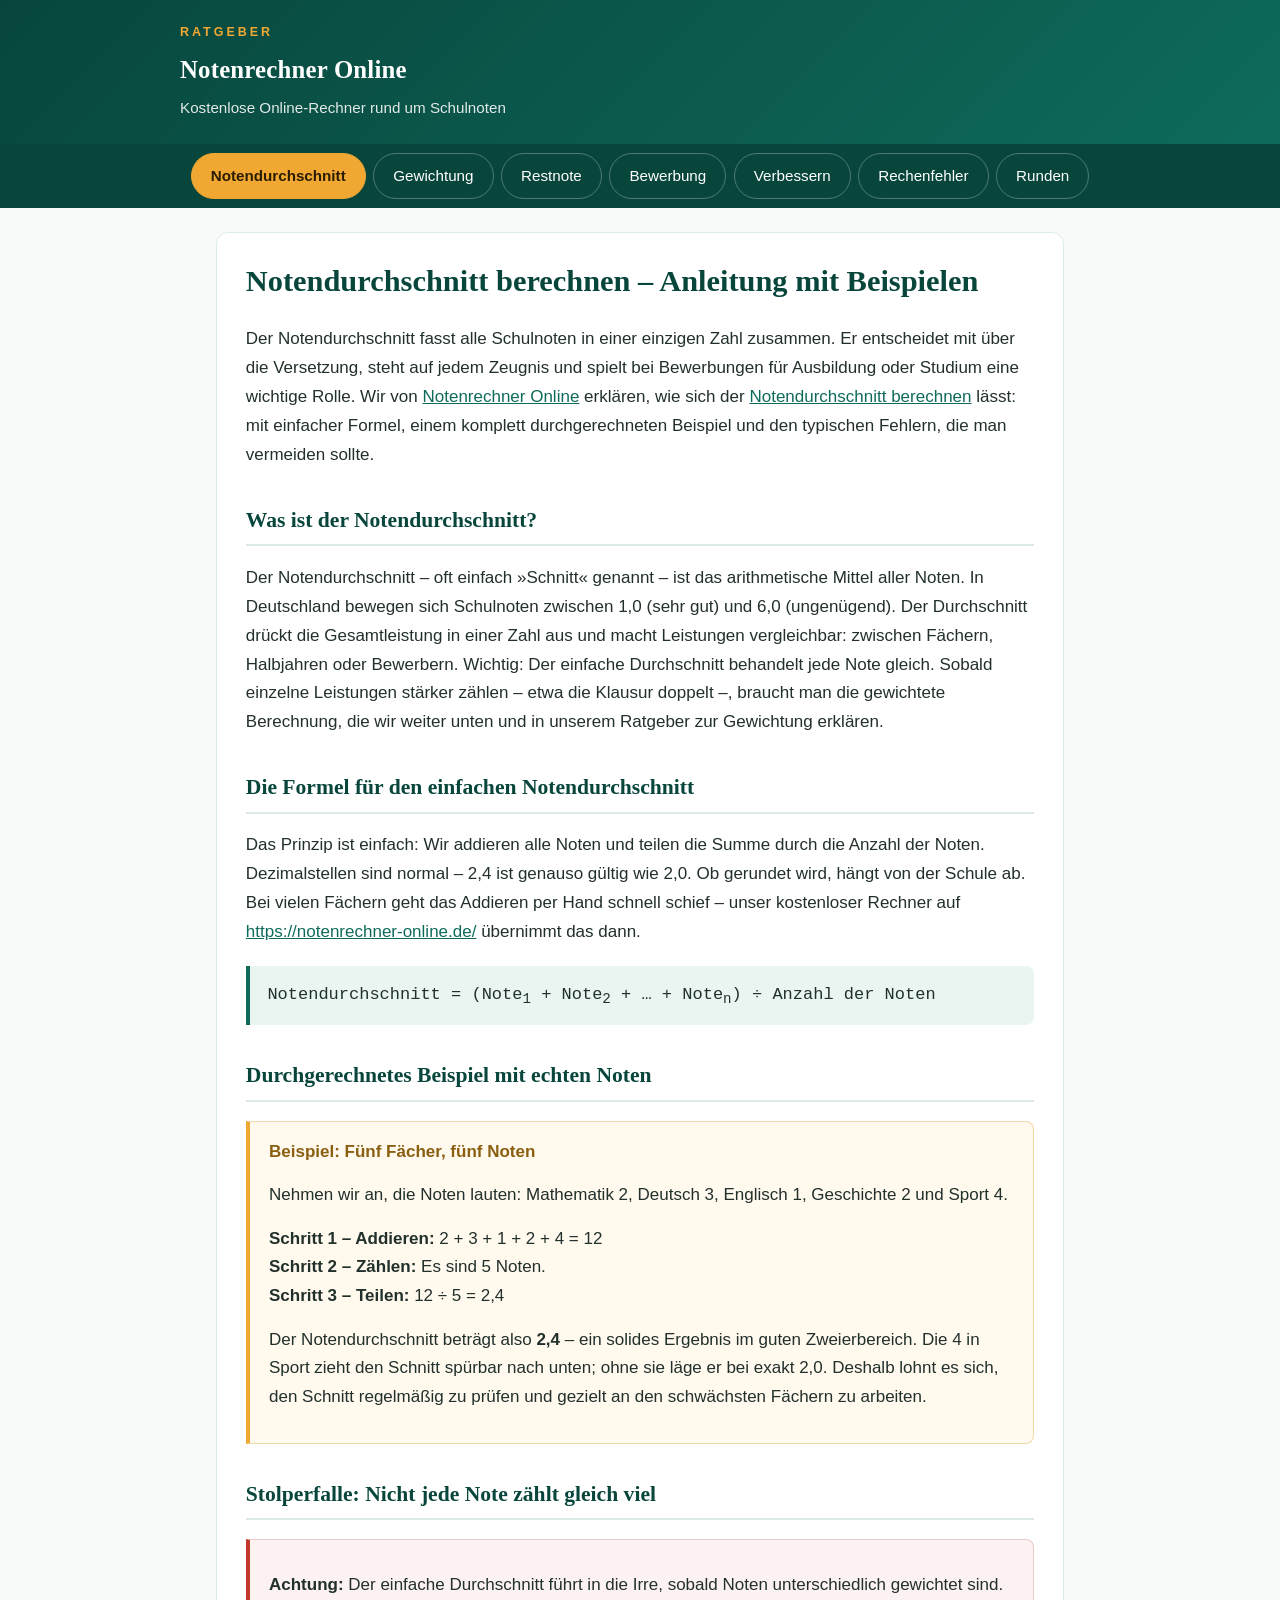
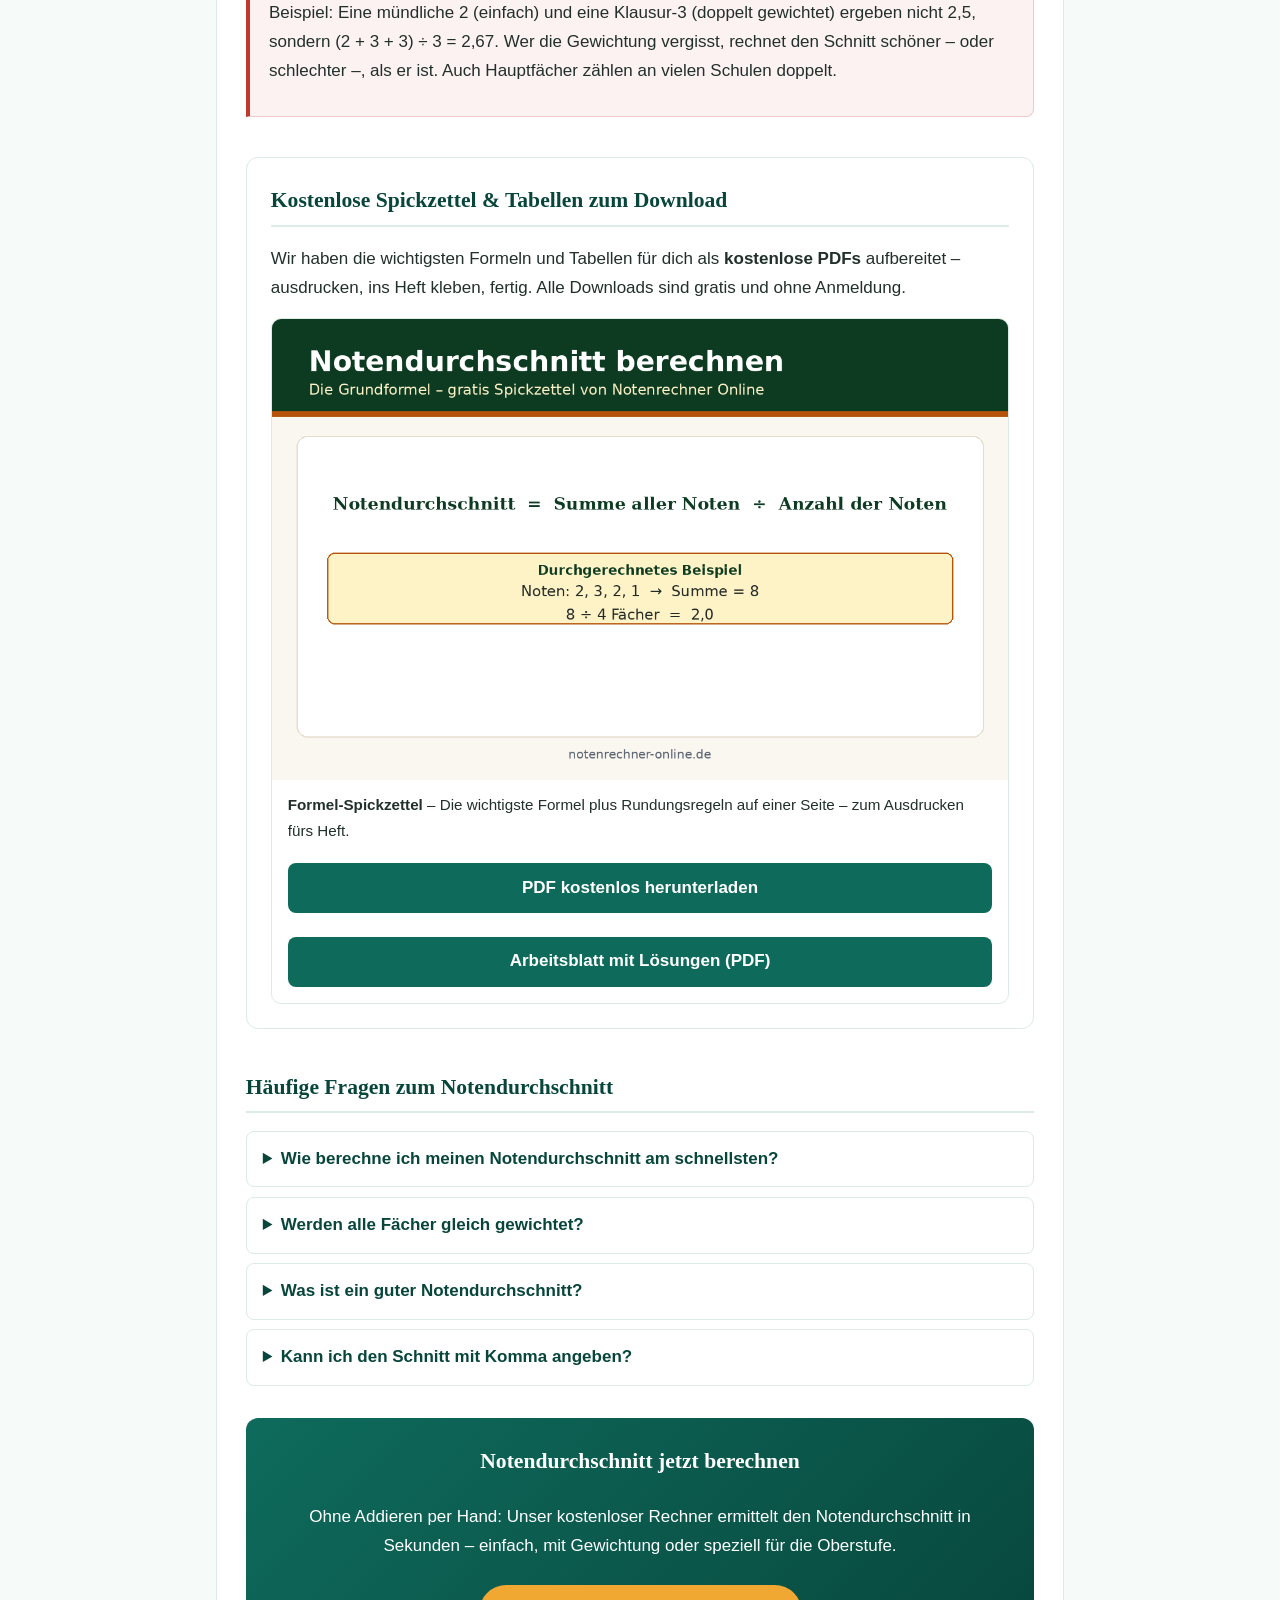
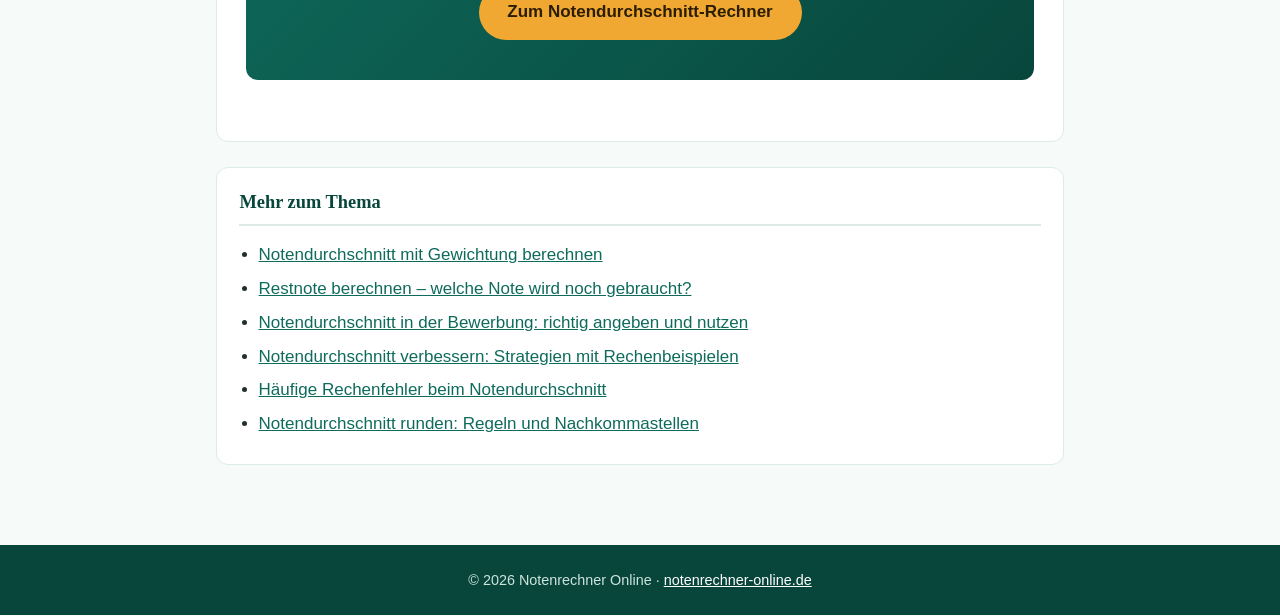
<file: index.html>
<!DOCTYPE html>
<html lang="de">
<head>
<meta charset="UTF-8">
<meta name="viewport" content="width=device-width, initial-scale=1.0">
<title>Notendurchschnitt berechnen – Anleitung mit Beispielen</title>
<meta name="description" content="Notendurchschnitt berechnen leicht gemacht: einfache Formel, durchgerechnetes Beispiel mit echten Noten, typische Fehler und kostenloser Online-Rechner.">
<link rel="stylesheet" href="style.css">
</head>
<body>
<header class="site">
<div class="wrap">
<div class="kicker">Ratgeber</div>
<div class="brand">Notenrechner Online</div>
<div class="tagline">Kostenlose Online-Rechner rund um Schulnoten</div>
</div>
</header>
<nav class="top">
<ul>
<li><a href="index.html" class="active">Notendurchschnitt</a></li>
<li><a href="gewichtung-notendurchschnitt.html">Gewichtung</a></li>
<li><a href="restnote-berechnen.html">Restnote</a></li>
<li><a href="notendurchschnitt-bewerbung.html">Bewerbung</a></li>
<li><a href="notendurchschnitt-verbessern.html">Verbessern</a></li>
<li><a href="rechenfehler-vermeiden.html">Rechenfehler</a></li>
<li><a href="notendurchschnitt-runden.html">Runden</a></li>
</ul>
</nav>
<main>
<article class="card">
<h1>Notendurchschnitt berechnen – Anleitung mit Beispielen</h1>
<p>Der Notendurchschnitt fasst alle Schulnoten in einer einzigen Zahl zusammen. Er entscheidet mit über die Versetzung, steht auf jedem Zeugnis und spielt bei Bewerbungen für Ausbildung oder Studium eine wichtige Rolle. Wir von <a href="https://notenrechner-online.de/">Notenrechner Online</a> erklären, wie sich der <a href="https://notenrechner-online.de/notendurchschnitt-berechnen/">Notendurchschnitt berechnen</a> lässt: mit einfacher Formel, einem komplett durchgerechneten Beispiel und den typischen Fehlern, die man vermeiden sollte.</p>

<h2>Was ist der Notendurchschnitt?</h2>
<p>Der Notendurchschnitt – oft einfach »Schnitt« genannt – ist das arithmetische Mittel aller Noten. In Deutschland bewegen sich Schulnoten zwischen 1,0 (sehr gut) und 6,0 (ungenügend). Der Durchschnitt drückt die Gesamtleistung in einer Zahl aus und macht Leistungen vergleichbar: zwischen Fächern, Halbjahren oder Bewerbern. Wichtig: Der einfache Durchschnitt behandelt jede Note gleich. Sobald einzelne Leistungen stärker zählen – etwa die Klausur doppelt –, braucht man die gewichtete Berechnung, die wir weiter unten und in unserem Ratgeber zur Gewichtung erklären.</p>

<h2>Die Formel für den einfachen Notendurchschnitt</h2>
<p>Das Prinzip ist einfach: Wir addieren alle Noten und teilen die Summe durch die Anzahl der Noten. Dezimalstellen sind normal – 2,4 ist genauso gültig wie 2,0. Ob gerundet wird, hängt von der Schule ab. Bei vielen Fächern geht das Addieren per Hand schnell schief – unser kostenloser Rechner auf <a href="https://notenrechner-online.de/">https://notenrechner-online.de/</a> übernimmt das dann.</p>
<div class="formula">Notendurchschnitt = (Note<sub>1</sub> + Note<sub>2</sub> + … + Note<sub>n</sub>) ÷ Anzahl der Noten</div>

<h2>Durchgerechnetes Beispiel mit echten Noten</h2>
<div class="example">
<strong class="t">Beispiel: Fünf Fächer, fünf Noten</strong>
<p>Nehmen wir an, die Noten lauten: Mathematik 2, Deutsch 3, Englisch 1, Geschichte 2 und Sport 4.</p>
<p><strong>Schritt 1 – Addieren:</strong> 2 + 3 + 1 + 2 + 4 = 12<br>
<strong>Schritt 2 – Zählen:</strong> Es sind 5 Noten.<br>
<strong>Schritt 3 – Teilen:</strong> 12 ÷ 5 = 2,4</p>
<p>Der Notendurchschnitt beträgt also <strong>2,4</strong> – ein solides Ergebnis im guten Zweierbereich. Die 4 in Sport zieht den Schnitt spürbar nach unten; ohne sie läge er bei exakt 2,0. Deshalb lohnt es sich, den Schnitt regelmäßig zu prüfen und gezielt an den schwächsten Fächern zu arbeiten.</p>
</div>

<h2>Stolperfalle: Nicht jede Note zählt gleich viel</h2>
<div class="warn">
<p><strong>Achtung:</strong> Der einfache Durchschnitt führt in die Irre, sobald Noten unterschiedlich gewichtet sind. Beispiel: Eine mündliche 2 (einfach) und eine Klausur-3 (doppelt gewichtet) ergeben nicht 2,5, sondern (2 + 3 + 3) ÷ 3 = 2,67. Wer die Gewichtung vergisst, rechnet den Schnitt schöner – oder schlechter –, als er ist. Auch Hauptfächer zählen an vielen Schulen doppelt.</p>
</div>

<section class="ressourcen" aria-label="Kostenlose Downloads">
<h2>Kostenlose Spickzettel &amp; Tabellen zum Download</h2>
<p>Wir haben die wichtigsten Formeln und Tabellen für dich als <strong>kostenlose PDFs</strong> aufbereitet – ausdrucken, ins Heft kleben, fertig. Alle Downloads sind gratis und ohne Anmeldung.</p>
<div class="resource-grid">
<figure class="resource">
<a href="assets/notendurchschnitt-formel-spickzettel.pdf" download><img src="assets/notendurchschnitt-formel-berechnen.png" alt="Formel zur Berechnung des Notendurchschnitts: Summe aller Noten geteilt durch die Anzahl der Noten, mit durchgerechnetem Beispiel" loading="lazy" width="1200" height="750"></a>
<figcaption><strong>Formel-Spickzettel</strong> – Die wichtigste Formel plus Rundungsregeln auf einer Seite – zum Ausdrucken fürs Heft.</figcaption>
<a class="download-btn" href="assets/notendurchschnitt-formel-spickzettel.pdf" download>PDF kostenlos herunterladen</a>
<a class="download-btn" href="assets/arbeitsblatt-notenschnitt-berechnen.pdf" download>Arbeitsblatt mit Lösungen (PDF)</a>
</figure>
</div>
</section>

<h2>Häufige Fragen zum Notendurchschnitt</h2>
<div class="faq">
<details>
<summary>Wie berechne ich meinen Notendurchschnitt am schnellsten?</summary>
<div><p>Alle Noten addieren und die Summe durch die Anzahl der Noten teilen – das dauert keine Minute. Bei vielen Fächern hilft ein Online-Rechner, Tippfehler beim Addieren zu vermeiden.</p></div>
</details>
<details>
<summary>Werden alle Fächer gleich gewichtet?</summary>
<div><p>Beim einfachen Durchschnitt ja. In der Praxis gewichten viele Schulen bestimmte Leistungen stärker: Klausuren zählen oft doppelt, Hauptfächer manchmal ebenfalls. Im Zweifel bei der Lehrkraft nachfragen, welche Gewichtung gilt.</p></div>
</details>
<details>
<summary>Was ist ein guter Notendurchschnitt?</summary>
<div><p>Als grobe Orientierung: 1,0 bis 1,5 gilt als sehr gut, 1,6 bis 2,5 als gut, 2,6 bis 3,5 als befriedigend bis ausreichend. Für beliebte Ausbildungsberufe und Studiengänge mit Numerus clausus wird es ab etwa 3,0 schwieriger.</p></div>
</details>
<details>
<summary>Kann ich den Schnitt mit Komma angeben?</summary>
<div><p>Ja, das ist sogar üblich: Meist wird eine Nachkommastelle angegeben, zum Beispiel 2,4. Ob die Schule rundet oder abschneidet, steht in der Versetzungsordnung – für Bewerbungen zählt die Zahl auf dem Zeugnis.</p></div>
</details>
</div>

<div class="cta">
<h2>Notendurchschnitt jetzt berechnen</h2>
<p>Ohne Addieren per Hand: Unser kostenloser Rechner ermittelt den Notendurchschnitt in Sekunden – einfach, mit Gewichtung oder speziell für die Oberstufe.</p>
<p><a class="btn" href="https://notenrechner-online.de/notendurchschnitt-berechnen/">Zum Notendurchschnitt-Rechner</a></p>
</div>
</article>

<section class="more">
<h2>Mehr zum Thema</h2>
<ul>
<li><a href="gewichtung-notendurchschnitt.html">Notendurchschnitt mit Gewichtung berechnen</a></li>
<li><a href="restnote-berechnen.html">Restnote berechnen – welche Note wird noch gebraucht?</a></li>
<li><a href="notendurchschnitt-bewerbung.html">Notendurchschnitt in der Bewerbung: richtig angeben und nutzen</a></li>
<li><a href="notendurchschnitt-verbessern.html">Notendurchschnitt verbessern: Strategien mit Rechenbeispielen</a></li>
<li><a href="rechenfehler-vermeiden.html">Häufige Rechenfehler beim Notendurchschnitt</a></li>
<li><a href="notendurchschnitt-runden.html">Notendurchschnitt runden: Regeln und Nachkommastellen</a></li>
</ul>
</section>
</main>
<footer class="site">
© 2026 Notenrechner Online · <a href="https://notenrechner-online.de/">notenrechner-online.de</a>
</footer>
</body>
</html>
</file>
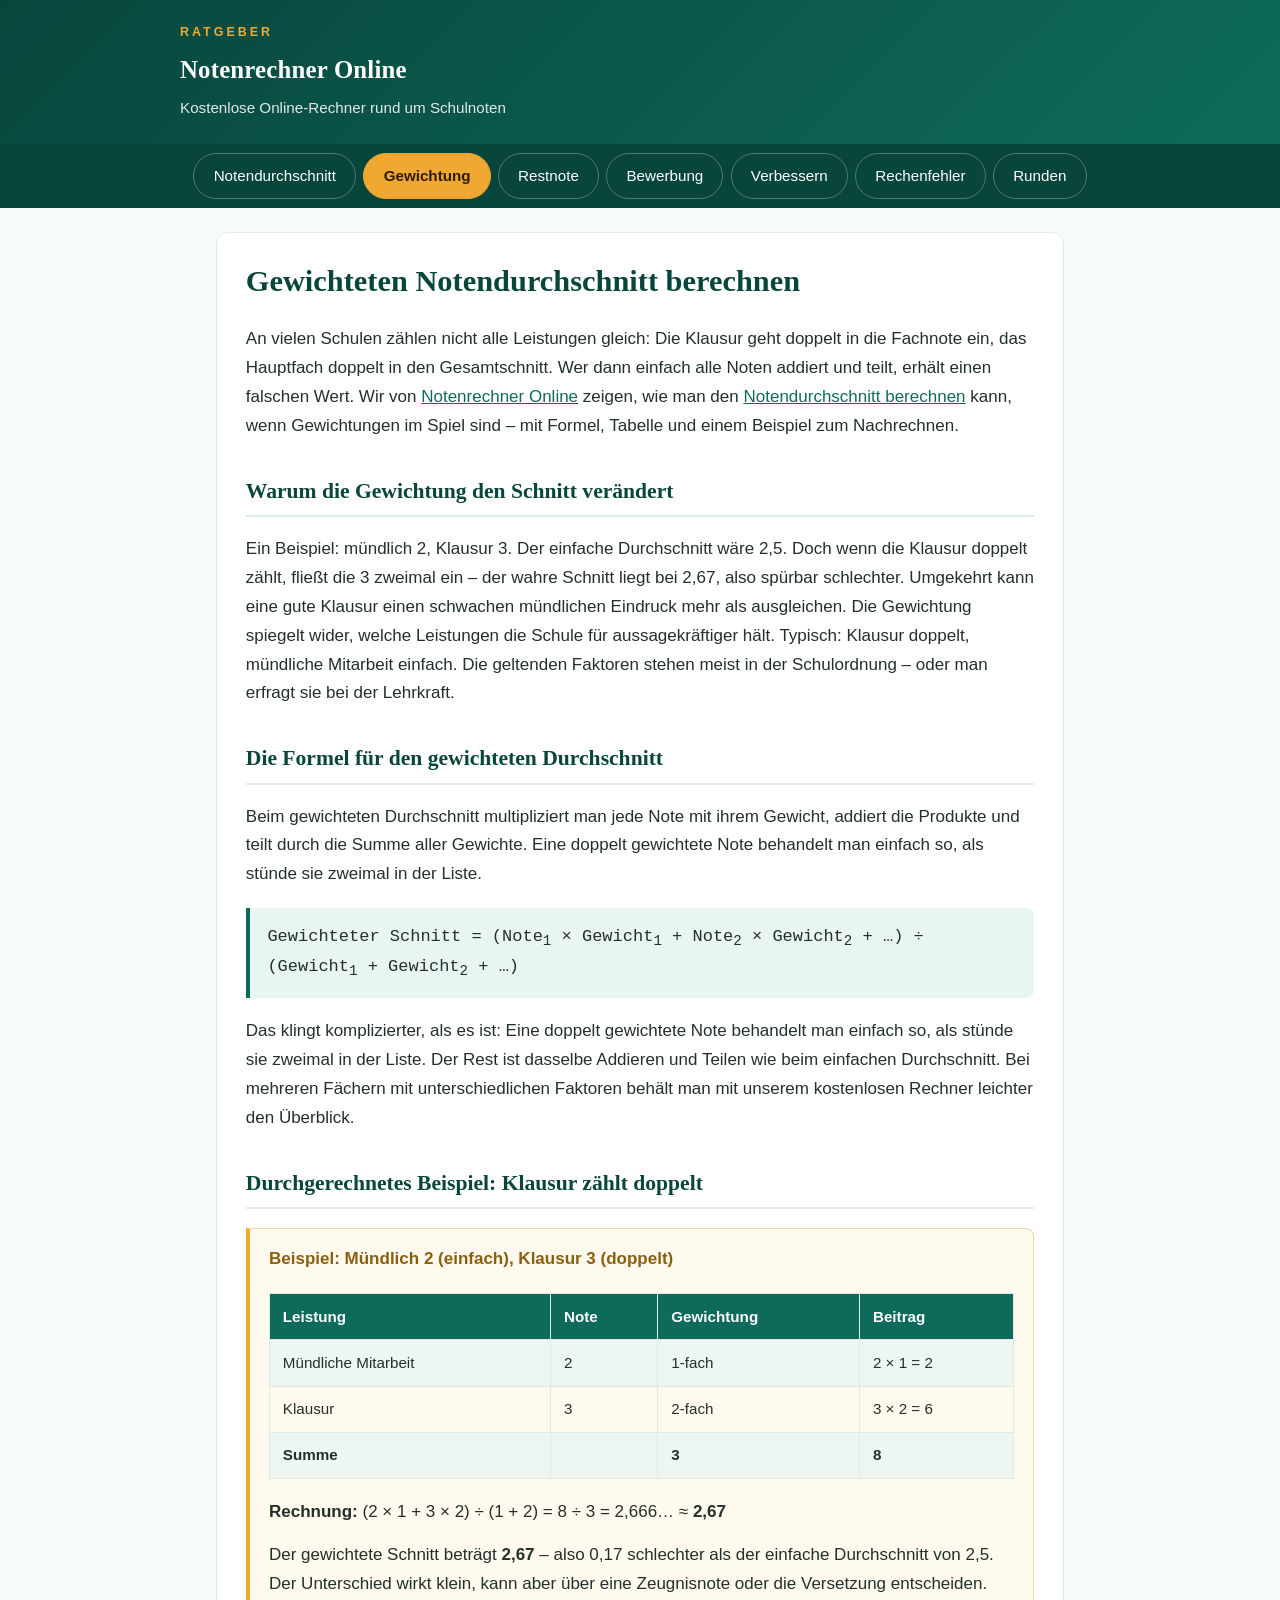
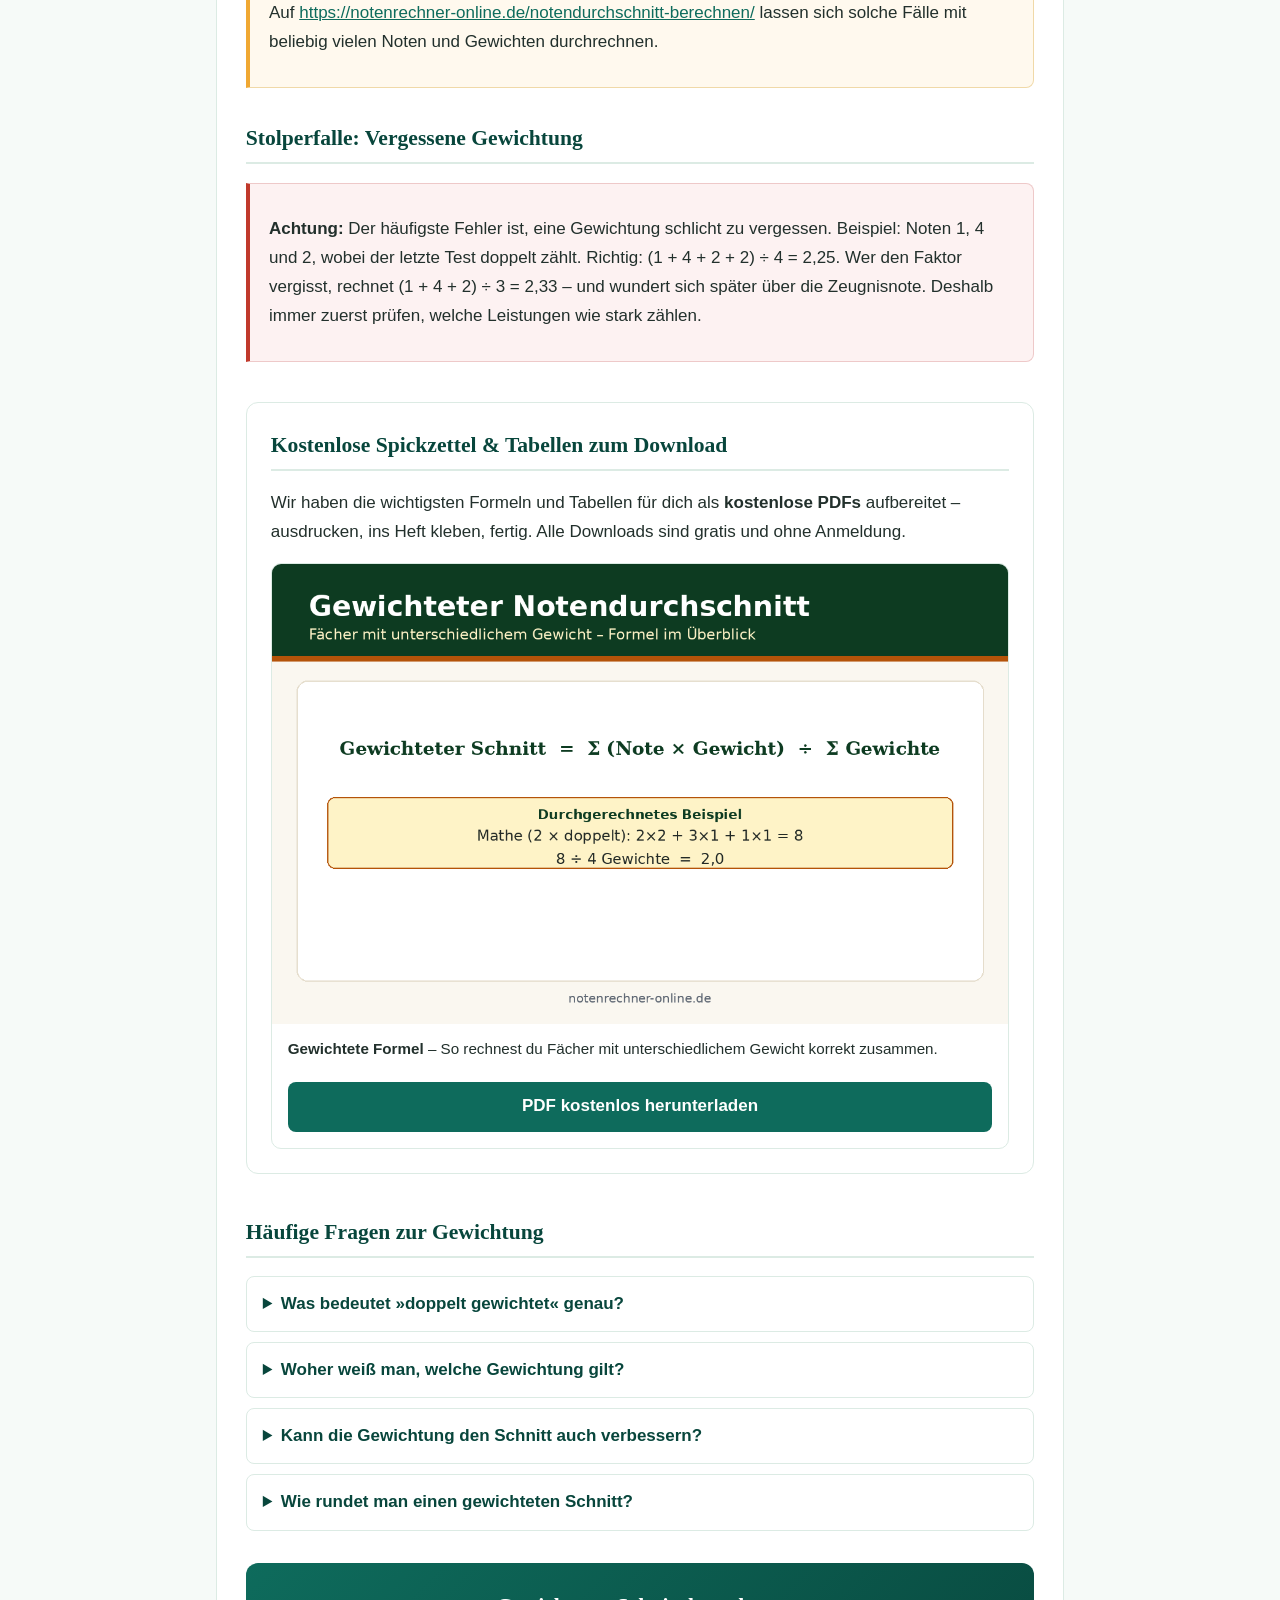
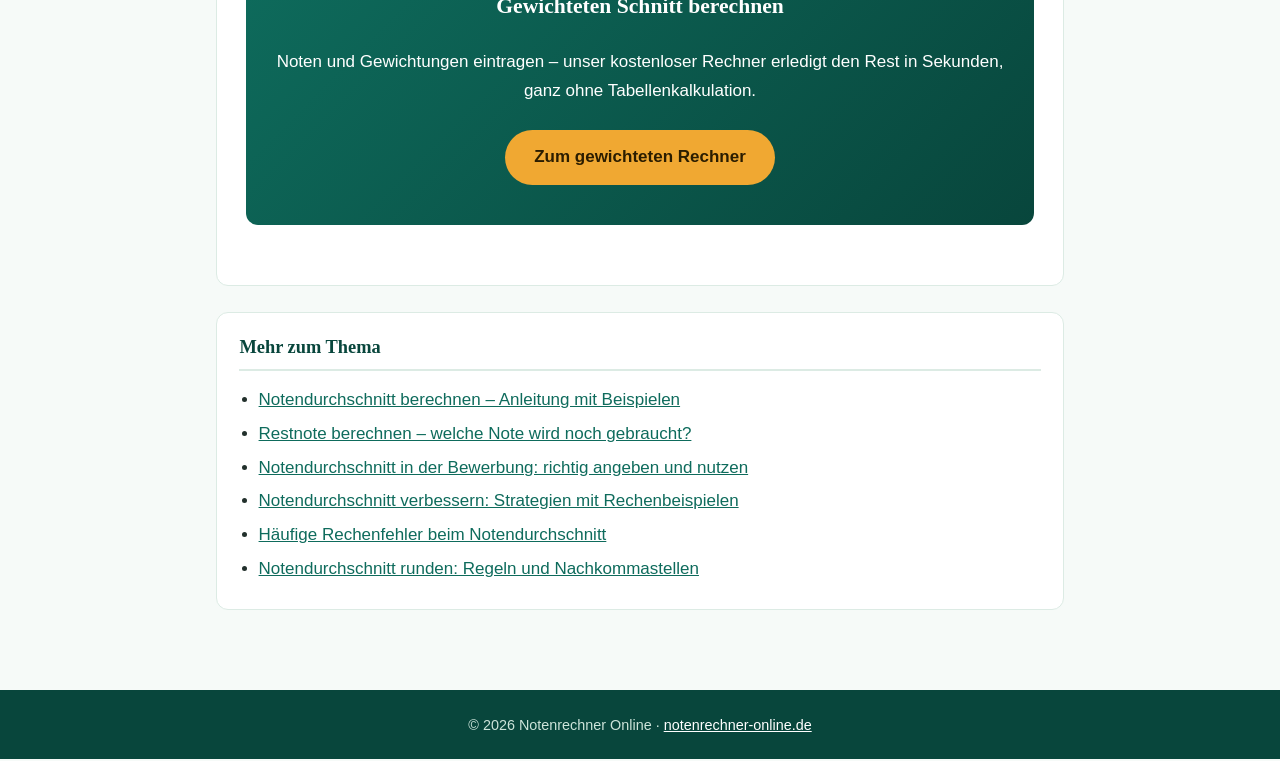
<file: gewichtung-notendurchschnitt.html>
<!DOCTYPE html>
<html lang="de">
<head>
<meta charset="UTF-8">
<meta name="viewport" content="width=device-width, initial-scale=1.0">
<title>Gewichteten Notendurchschnitt berechnen – Anleitung</title>
<meta name="description" content="Gewichteten Notendurchschnitt berechnen: Formel, Tabelle und durchgerechnetes Beispiel mit doppelt zählender Klausur. Inklusive kostenlosem Online-Rechner.">
<link rel="stylesheet" href="style.css">
</head>
<body>
<header class="site">
<div class="wrap">
<div class="kicker">Ratgeber</div>
<div class="brand">Notenrechner Online</div>
<div class="tagline">Kostenlose Online-Rechner rund um Schulnoten</div>
</div>
</header>
<nav class="top">
<ul>
<li><a href="index.html">Notendurchschnitt</a></li>
<li><a href="gewichtung-notendurchschnitt.html" class="active">Gewichtung</a></li>
<li><a href="restnote-berechnen.html">Restnote</a></li>
<li><a href="notendurchschnitt-bewerbung.html">Bewerbung</a></li>
<li><a href="notendurchschnitt-verbessern.html">Verbessern</a></li>
<li><a href="rechenfehler-vermeiden.html">Rechenfehler</a></li>
<li><a href="notendurchschnitt-runden.html">Runden</a></li>
</ul>
</nav>
<main>
<article class="card">
<h1>Gewichteten Notendurchschnitt berechnen</h1>
<p>An vielen Schulen zählen nicht alle Leistungen gleich: Die Klausur geht doppelt in die Fachnote ein, das Hauptfach doppelt in den Gesamtschnitt. Wer dann einfach alle Noten addiert und teilt, erhält einen falschen Wert. Wir von <a href="https://notenrechner-online.de/">Notenrechner Online</a> zeigen, wie man den <a href="https://notenrechner-online.de/notendurchschnitt-berechnen/">Notendurchschnitt berechnen</a> kann, wenn Gewichtungen im Spiel sind – mit Formel, Tabelle und einem Beispiel zum Nachrechnen.</p>

<h2>Warum die Gewichtung den Schnitt verändert</h2>
<p>Ein Beispiel: mündlich 2, Klausur 3. Der einfache Durchschnitt wäre 2,5. Doch wenn die Klausur doppelt zählt, fließt die 3 zweimal ein – der wahre Schnitt liegt bei 2,67, also spürbar schlechter. Umgekehrt kann eine gute Klausur einen schwachen mündlichen Eindruck mehr als ausgleichen. Die Gewichtung spiegelt wider, welche Leistungen die Schule für aussagekräftiger hält. Typisch: Klausur doppelt, mündliche Mitarbeit einfach. Die geltenden Faktoren stehen meist in der Schulordnung – oder man erfragt sie bei der Lehrkraft.</p>

<h2>Die Formel für den gewichteten Durchschnitt</h2>
<p>Beim gewichteten Durchschnitt multipliziert man jede Note mit ihrem Gewicht, addiert die Produkte und teilt durch die Summe aller Gewichte. Eine doppelt gewichtete Note behandelt man einfach so, als stünde sie zweimal in der Liste.</p>
<div class="formula">Gewichteter Schnitt = (Note<sub>1</sub> × Gewicht<sub>1</sub> + Note<sub>2</sub> × Gewicht<sub>2</sub> + …) ÷ (Gewicht<sub>1</sub> + Gewicht<sub>2</sub> + …)</div>
<p>Das klingt komplizierter, als es ist: Eine doppelt gewichtete Note behandelt man einfach so, als stünde sie zweimal in der Liste. Der Rest ist dasselbe Addieren und Teilen wie beim einfachen Durchschnitt. Bei mehreren Fächern mit unterschiedlichen Faktoren behält man mit unserem kostenlosen Rechner leichter den Überblick.</p>

<h2>Durchgerechnetes Beispiel: Klausur zählt doppelt</h2>
<div class="example">
<strong class="t">Beispiel: Mündlich 2 (einfach), Klausur 3 (doppelt)</strong>
<table>
<tr><th>Leistung</th><th>Note</th><th>Gewichtung</th><th>Beitrag</th></tr>
<tr><td>Mündliche Mitarbeit</td><td>2</td><td>1-fach</td><td>2 × 1 = 2</td></tr>
<tr><td>Klausur</td><td>3</td><td>2-fach</td><td>3 × 2 = 6</td></tr>
<tr><td><strong>Summe</strong></td><td></td><td><strong>3</strong></td><td><strong>8</strong></td></tr>
</table>
<p><strong>Rechnung:</strong> (2 × 1 + 3 × 2) ÷ (1 + 2) = 8 ÷ 3 = 2,666… ≈ <strong>2,67</strong></p>
<p>Der gewichtete Schnitt beträgt <strong>2,67</strong> – also 0,17 schlechter als der einfache Durchschnitt von 2,5. Der Unterschied wirkt klein, kann aber über eine Zeugnisnote oder die Versetzung entscheiden. Auf <a href="https://notenrechner-online.de/notendurchschnitt-berechnen/">https://notenrechner-online.de/notendurchschnitt-berechnen/</a> lassen sich solche Fälle mit beliebig vielen Noten und Gewichten durchrechnen.</p>
</div>

<h2>Stolperfalle: Vergessene Gewichtung</h2>
<div class="warn">
<p><strong>Achtung:</strong> Der häufigste Fehler ist, eine Gewichtung schlicht zu vergessen. Beispiel: Noten 1, 4 und 2, wobei der letzte Test doppelt zählt. Richtig: (1 + 4 + 2 + 2) ÷ 4 = 2,25. Wer den Faktor vergisst, rechnet (1 + 4 + 2) ÷ 3 = 2,33 – und wundert sich später über die Zeugnisnote. Deshalb immer zuerst prüfen, welche Leistungen wie stark zählen.</p>
</div>

<section class="ressourcen" aria-label="Kostenlose Downloads">
<h2>Kostenlose Spickzettel &amp; Tabellen zum Download</h2>
<p>Wir haben die wichtigsten Formeln und Tabellen für dich als <strong>kostenlose PDFs</strong> aufbereitet – ausdrucken, ins Heft kleben, fertig. Alle Downloads sind gratis und ohne Anmeldung.</p>
<div class="resource-grid">
<figure class="resource">
<a href="assets/notendurchschnitt-formel-spickzettel.pdf" download><img src="assets/gewichteter-notendurchschnitt-formel.png" alt="Formel für den gewichteten Notendurchschnitt: Summe aus Note mal Gewicht geteilt durch die Summe der Gewichte, mit Beispiel" loading="lazy" width="1200" height="750"></a>
<figcaption><strong>Gewichtete Formel</strong> – So rechnest du Fächer mit unterschiedlichem Gewicht korrekt zusammen.</figcaption>
<a class="download-btn" href="assets/notendurchschnitt-formel-spickzettel.pdf" download>PDF kostenlos herunterladen</a>
</figure>
</div>
</section>

<h2>Häufige Fragen zur Gewichtung</h2>
<div class="faq">
<details>
<summary>Was bedeutet »doppelt gewichtet« genau?</summary>
<div><p>Die Note fließt zweimal in die Berechnung ein – so, als stünde sie zweimal in der Liste. In der Formel multipliziert man sie mit dem Faktor 2 und teilt am Ende durch die entsprechend höhere Gewichtssumme.</p></div>
</details>
<details>
<summary>Woher weiß man, welche Gewichtung gilt?</summary>
<div><p>Die Faktoren legt die Schule fest; sie stehen meist in der Schul- oder Versetzungsordnung. Typisch: Klausuren und Klassenarbeiten doppelt, mündliche Noten einfach. Im Zweifel hilft eine Nachfrage bei der Lehrkraft.</p></div>
</details>
<details>
<summary>Kann die Gewichtung den Schnitt auch verbessern?</summary>
<div><p>Ja. Wenn die starken Leistungen hoch gewichtet sind, profitiert man: Eine doppelt zählende 1 zieht den Schnitt deutlich stärker nach oben als eine einfach zählende.</p></div>
</details>
<details>
<summary>Wie rundet man einen gewichteten Schnitt?</summary>
<div><p>Üblich ist eine Nachkommastelle, zum Beispiel 2,67. Ob gerundet oder abgeschnitten wird, regelt die Schule.</p></div>
</details>
</div>

<div class="cta">
<h2>Gewichteten Schnitt berechnen</h2>
<p>Noten und Gewichtungen eintragen – unser kostenloser Rechner erledigt den Rest in Sekunden, ganz ohne Tabellenkalkulation.</p>
<p><a class="btn" href="https://notenrechner-online.de/notendurchschnitt-berechnen/">Zum gewichteten Rechner</a></p>
</div>
</article>

<section class="more">
<h2>Mehr zum Thema</h2>
<ul>
<li><a href="index.html">Notendurchschnitt berechnen – Anleitung mit Beispielen</a></li>
<li><a href="restnote-berechnen.html">Restnote berechnen – welche Note wird noch gebraucht?</a></li>
<li><a href="notendurchschnitt-bewerbung.html">Notendurchschnitt in der Bewerbung: richtig angeben und nutzen</a></li>
<li><a href="notendurchschnitt-verbessern.html">Notendurchschnitt verbessern: Strategien mit Rechenbeispielen</a></li>
<li><a href="rechenfehler-vermeiden.html">Häufige Rechenfehler beim Notendurchschnitt</a></li>
<li><a href="notendurchschnitt-runden.html">Notendurchschnitt runden: Regeln und Nachkommastellen</a></li>
</ul>
</section>
</main>
<footer class="site">
© 2026 Notenrechner Online · <a href="https://notenrechner-online.de/">notenrechner-online.de</a>
</footer>
</body>
</html>
</file>
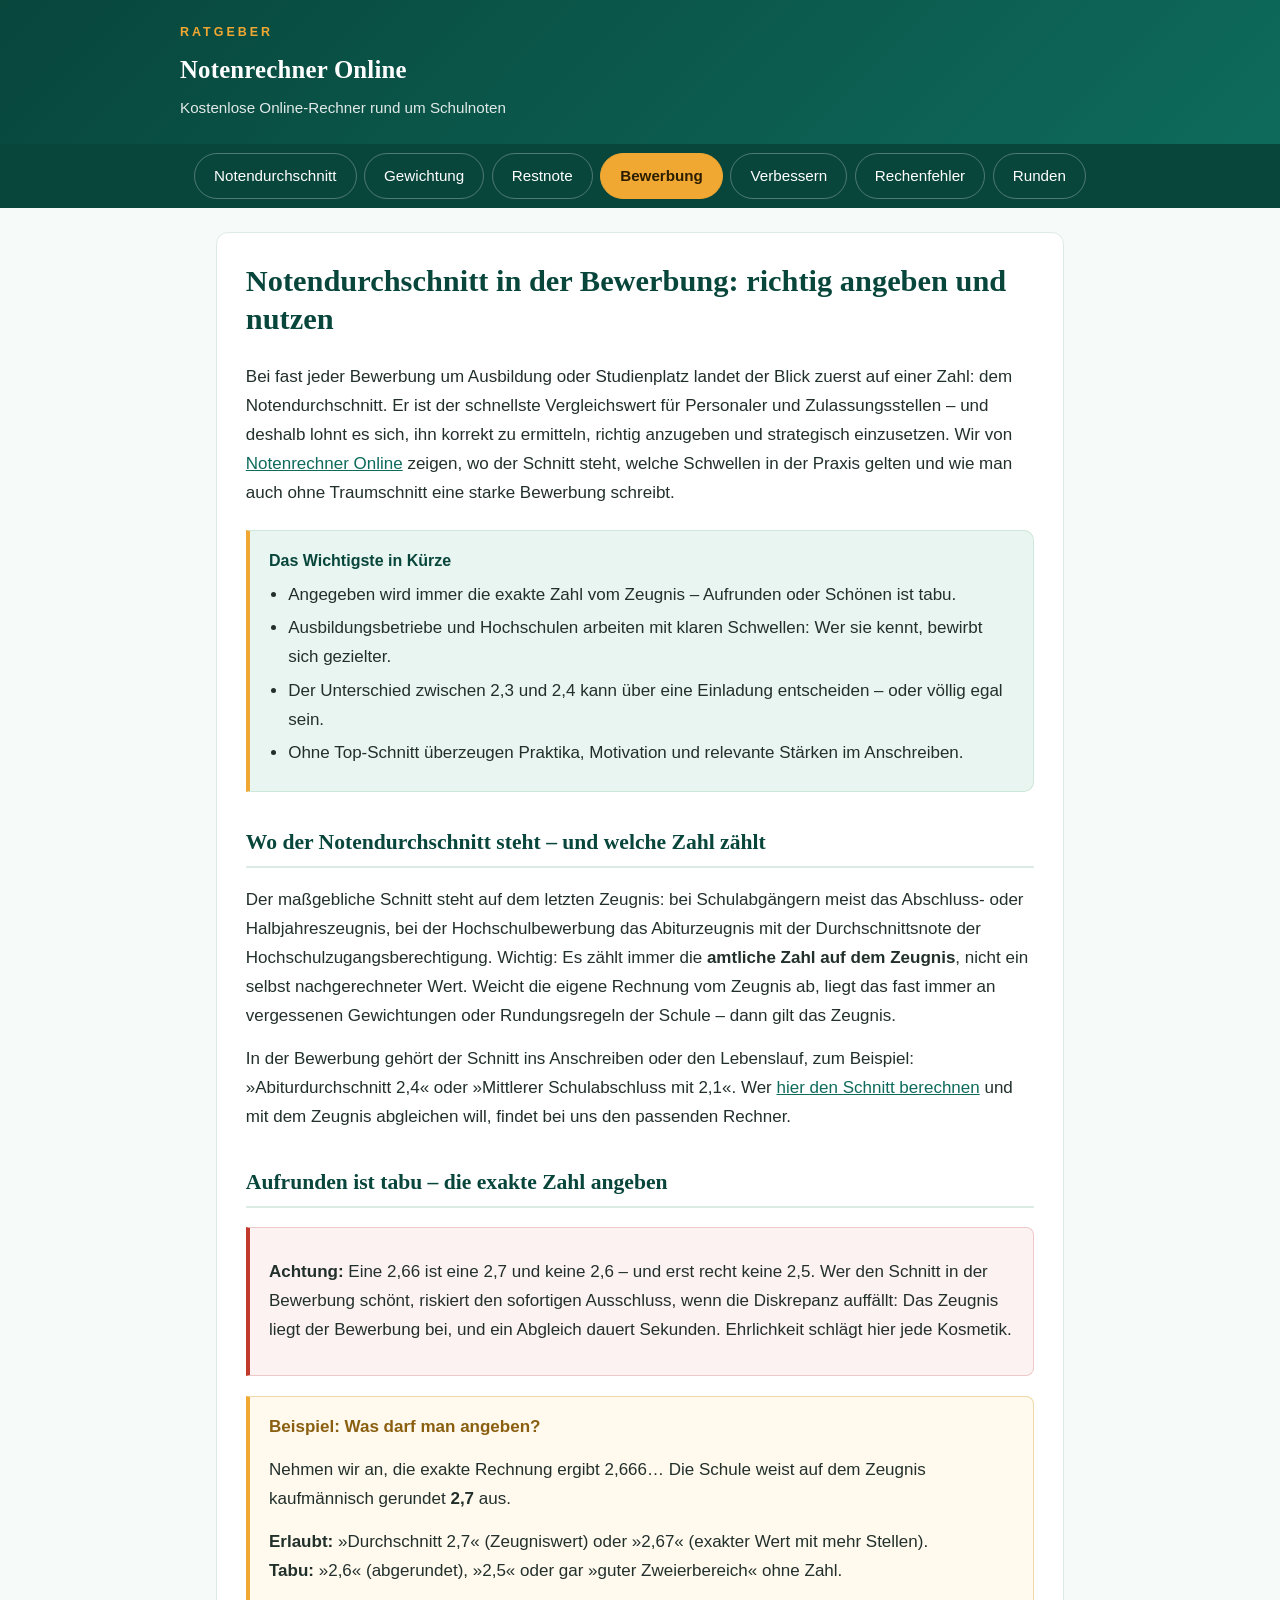
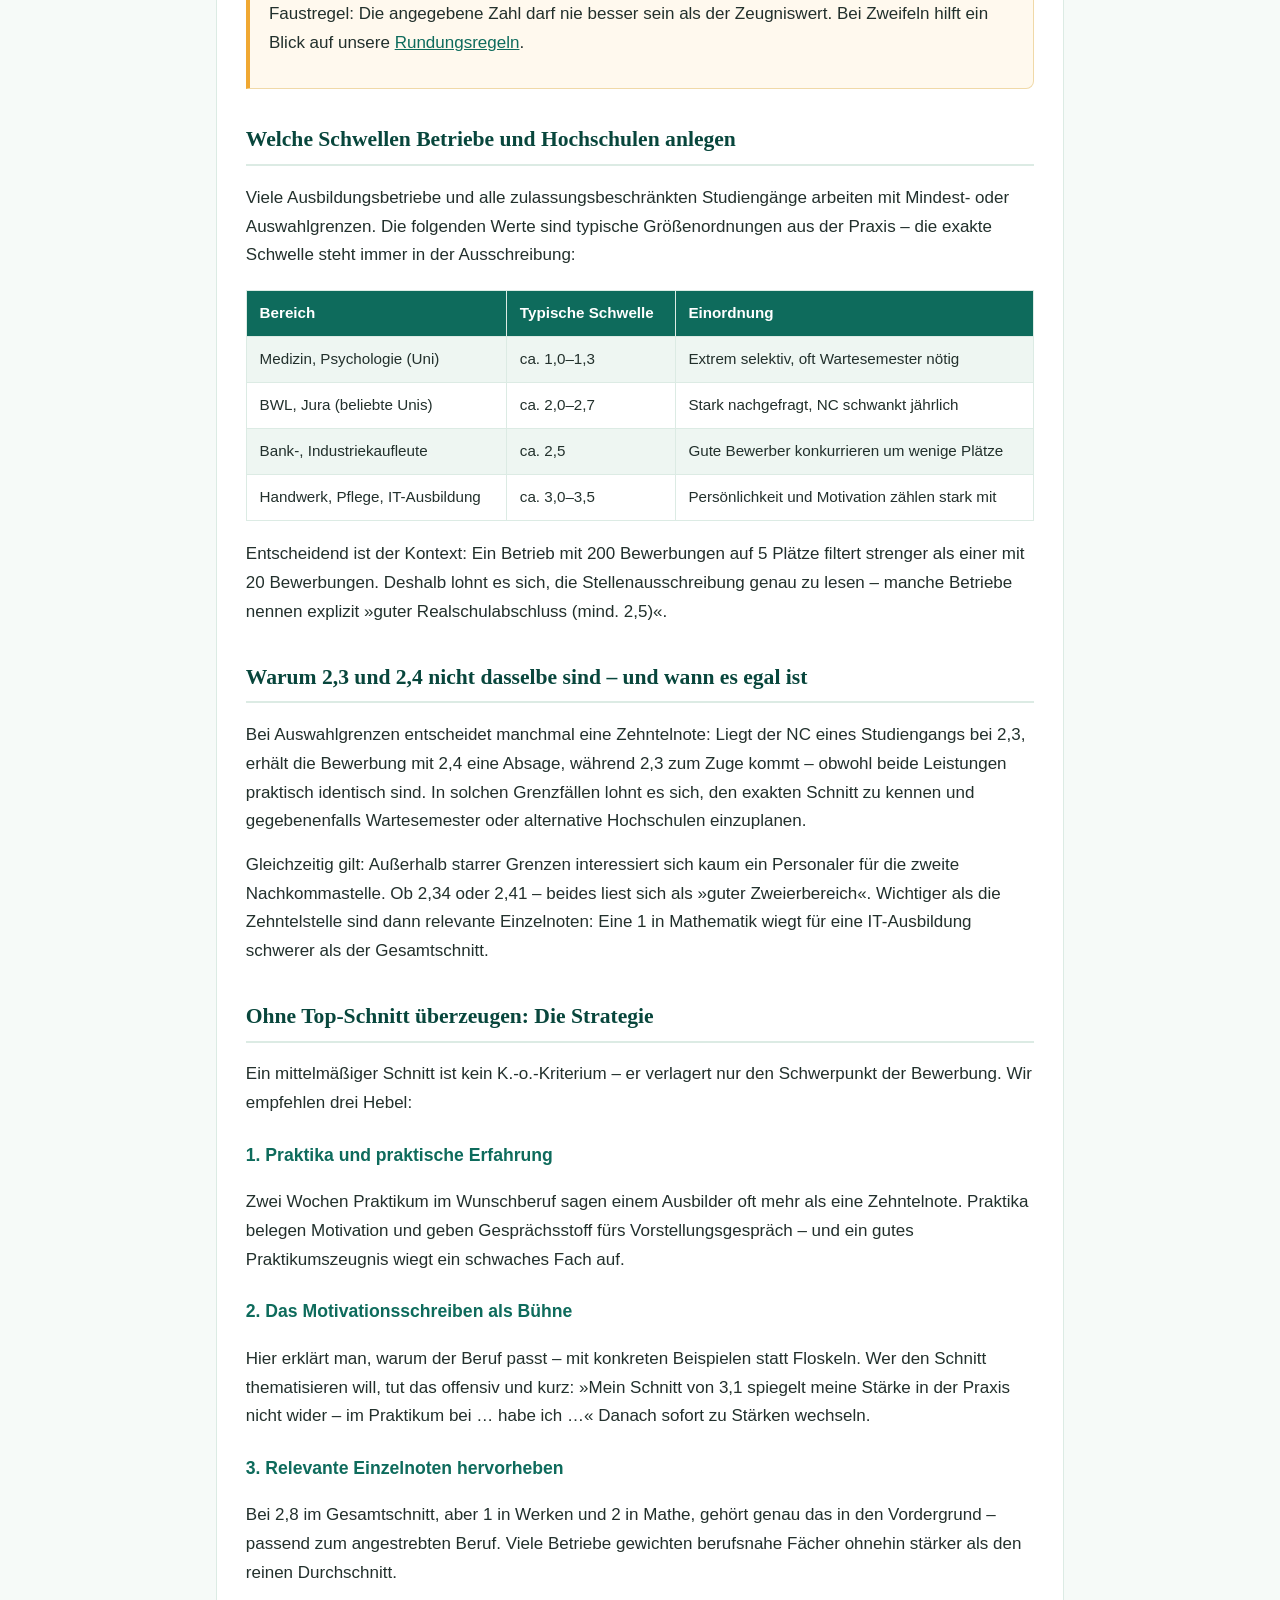
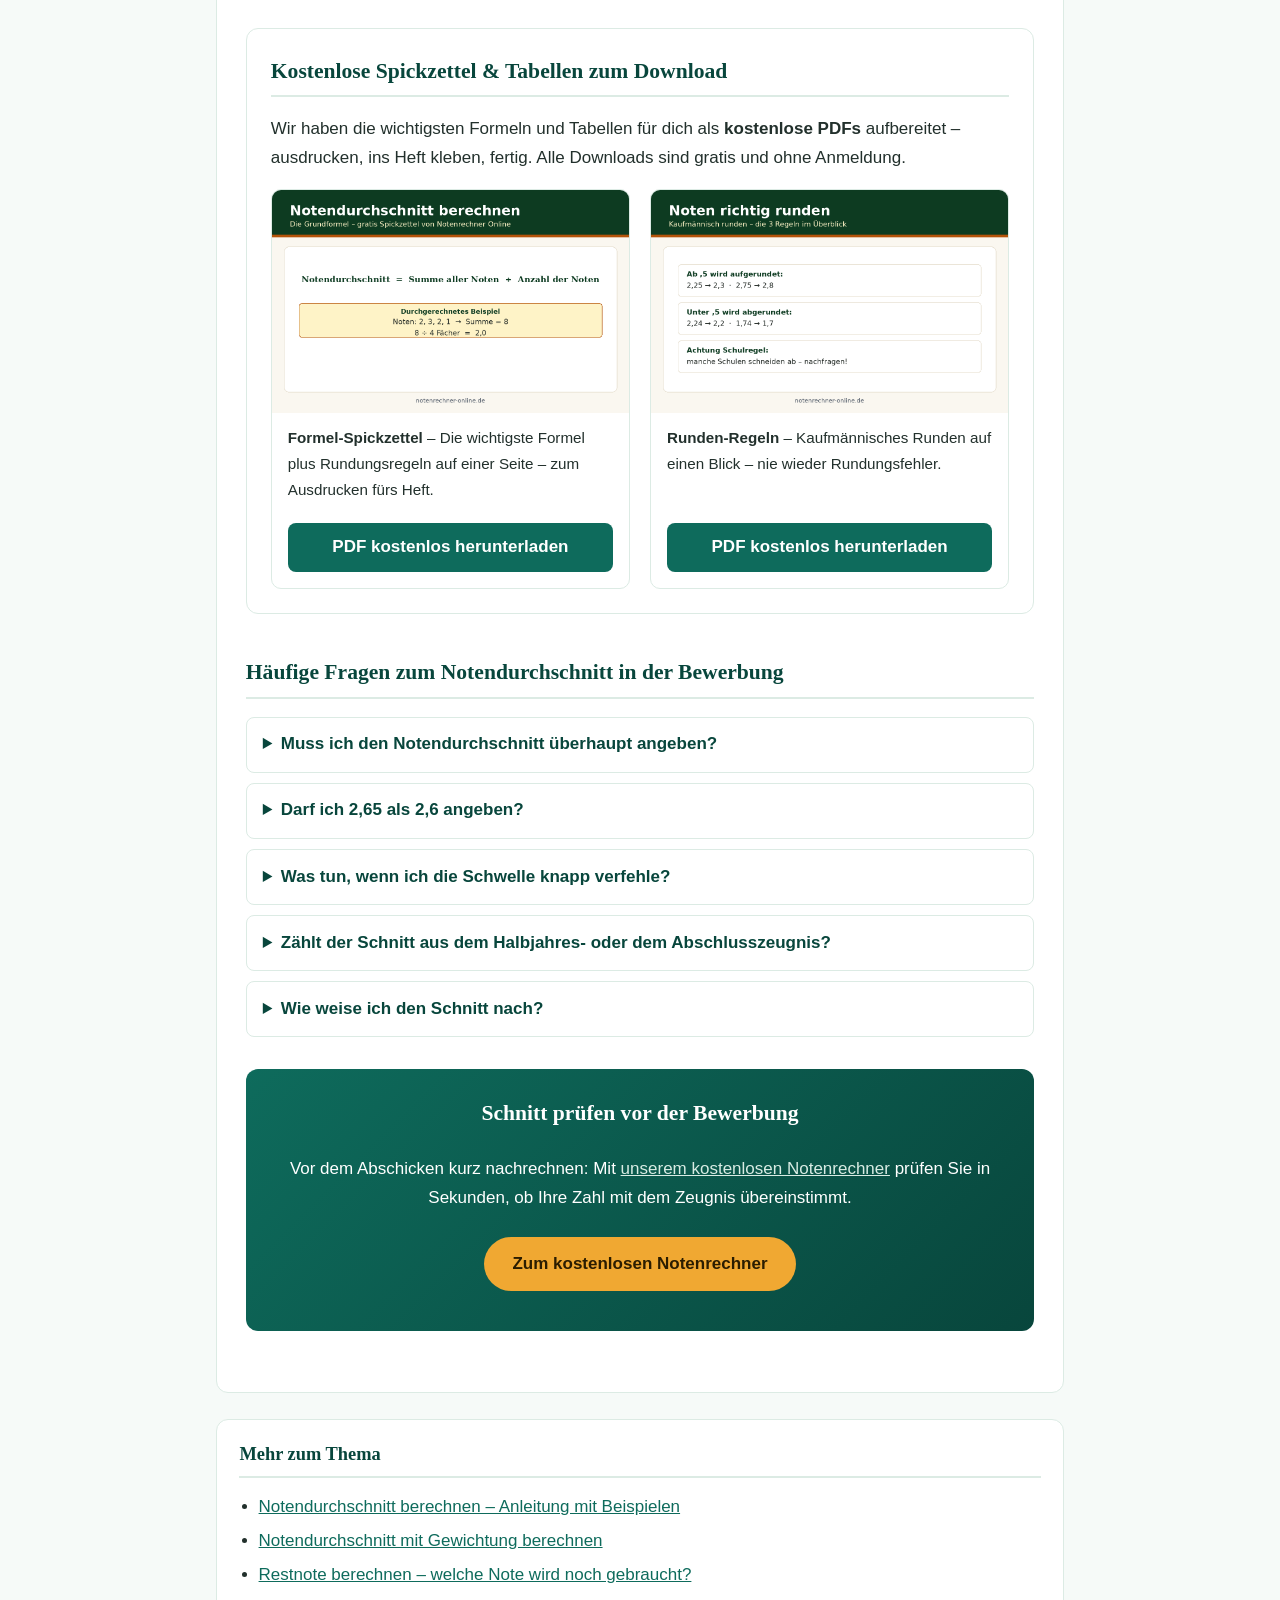
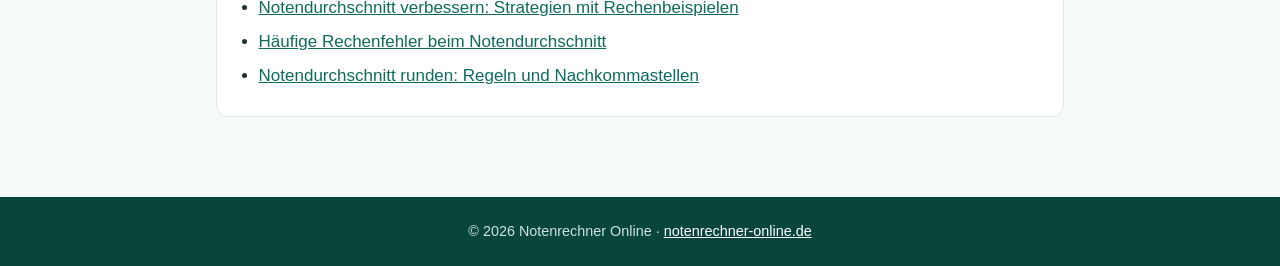
<file: notendurchschnitt-bewerbung.html>
<!DOCTYPE html>
<html lang="de">
<head>
<meta charset="UTF-8">
<meta name="viewport" content="width=device-width, initial-scale=1.0">
<title>Notendurchschnitt in der Bewerbung: richtig angeben und nutzen</title>
<meta name="description" content="Notendurchschnitt in der Bewerbung: Wo er steht, warum Aufrunden tabu ist, welche Schwellen Betriebe und Unis anlegen – und wie man auch ohne Top-Schnitt überzeugt.">
<link rel="stylesheet" href="style.css">
</head>
<body>
<header class="site">
<div class="wrap">
<div class="kicker">Ratgeber</div>
<div class="brand">Notenrechner Online</div>
<div class="tagline">Kostenlose Online-Rechner rund um Schulnoten</div>
</div>
</header>
<nav class="top">
<ul>
<li><a href="index.html">Notendurchschnitt</a></li>
<li><a href="gewichtung-notendurchschnitt.html">Gewichtung</a></li>
<li><a href="restnote-berechnen.html">Restnote</a></li>
<li><a href="notendurchschnitt-bewerbung.html" class="active">Bewerbung</a></li>
<li><a href="notendurchschnitt-verbessern.html">Verbessern</a></li>
<li><a href="rechenfehler-vermeiden.html">Rechenfehler</a></li>
<li><a href="notendurchschnitt-runden.html">Runden</a></li>
</ul>
</nav>
<main>
<article class="card">
<h1>Notendurchschnitt in der Bewerbung: richtig angeben und nutzen</h1>
<p>Bei fast jeder Bewerbung um Ausbildung oder Studienplatz landet der Blick zuerst auf einer Zahl: dem Notendurchschnitt. Er ist der schnellste Vergleichswert für Personaler und Zulassungsstellen – und deshalb lohnt es sich, ihn korrekt zu ermitteln, richtig anzugeben und strategisch einzusetzen. Wir von <a href="https://notenrechner-online.de/">Notenrechner Online</a> zeigen, wo der Schnitt steht, welche Schwellen in der Praxis gelten und wie man auch ohne Traumschnitt eine starke Bewerbung schreibt.</p>

<div class="keyfacts">
<strong class="t">Das Wichtigste in Kürze</strong>
<ul>
<li>Angegeben wird immer die exakte Zahl vom Zeugnis – Aufrunden oder Schönen ist tabu.</li>
<li>Ausbildungsbetriebe und Hochschulen arbeiten mit klaren Schwellen: Wer sie kennt, bewirbt sich gezielter.</li>
<li>Der Unterschied zwischen 2,3 und 2,4 kann über eine Einladung entscheiden – oder völlig egal sein.</li>
<li>Ohne Top-Schnitt überzeugen Praktika, Motivation und relevante Stärken im Anschreiben.</li>
</ul>
</div>

<h2>Wo der Notendurchschnitt steht – und welche Zahl zählt</h2>
<p>Der maßgebliche Schnitt steht auf dem letzten Zeugnis: bei Schulabgängern meist das Abschluss- oder Halbjahreszeugnis, bei der Hochschulbewerbung das Abiturzeugnis mit der Durchschnittsnote der Hochschulzugangsberechtigung. Wichtig: Es zählt immer die <strong>amtliche Zahl auf dem Zeugnis</strong>, nicht ein selbst nachgerechneter Wert. Weicht die eigene Rechnung vom Zeugnis ab, liegt das fast immer an vergessenen Gewichtungen oder Rundungsregeln der Schule – dann gilt das Zeugnis.</p>
<p>In der Bewerbung gehört der Schnitt ins Anschreiben oder den Lebenslauf, zum Beispiel: »Abiturdurchschnitt 2,4« oder »Mittlerer Schulabschluss mit 2,1«. Wer <a href="https://notenrechner-online.de/notendurchschnitt-berechnen/">hier den Schnitt berechnen</a> und mit dem Zeugnis abgleichen will, findet bei uns den passenden Rechner.</p>

<h2>Aufrunden ist tabu – die exakte Zahl angeben</h2>
<div class="warn">
<p><strong>Achtung:</strong> Eine 2,66 ist eine 2,7 und keine 2,6 – und erst recht keine 2,5. Wer den Schnitt in der Bewerbung schönt, riskiert den sofortigen Ausschluss, wenn die Diskrepanz auffällt: Das Zeugnis liegt der Bewerbung bei, und ein Abgleich dauert Sekunden. Ehrlichkeit schlägt hier jede Kosmetik.</p>
</div>
<div class="example">
<strong class="t">Beispiel: Was darf man angeben?</strong>
<p>Nehmen wir an, die exakte Rechnung ergibt 2,666… Die Schule weist auf dem Zeugnis kaufmännisch gerundet <strong>2,7</strong> aus.</p>
<p><strong>Erlaubt:</strong> »Durchschnitt 2,7« (Zeugniswert) oder »2,67« (exakter Wert mit mehr Stellen).<br>
<strong>Tabu:</strong> »2,6« (abgerundet), »2,5« oder gar »guter Zweierbereich« ohne Zahl.</p>
<p>Faustregel: Die angegebene Zahl darf nie besser sein als der Zeugniswert. Bei Zweifeln hilft ein Blick auf unsere <a href="notendurchschnitt-runden.html">Rundungsregeln</a>.</p>
</div>

<h2>Welche Schwellen Betriebe und Hochschulen anlegen</h2>
<p>Viele Ausbildungsbetriebe und alle zulassungsbeschränkten Studiengänge arbeiten mit Mindest- oder Auswahlgrenzen. Die folgenden Werte sind typische Größenordnungen aus der Praxis – die exakte Schwelle steht immer in der Ausschreibung:</p>
<table>
<tr><th>Bereich</th><th>Typische Schwelle</th><th>Einordnung</th></tr>
<tr><td>Medizin, Psychologie (Uni)</td><td>ca. 1,0–1,3</td><td>Extrem selektiv, oft Wartesemester nötig</td></tr>
<tr><td>BWL, Jura (beliebte Unis)</td><td>ca. 2,0–2,7</td><td>Stark nachgefragt, NC schwankt jährlich</td></tr>
<tr><td>Bank-, Industriekaufleute</td><td>ca. 2,5</td><td>Gute Bewerber konkurrieren um wenige Plätze</td></tr>
<tr><td>Handwerk, Pflege, IT-Ausbildung</td><td>ca. 3,0–3,5</td><td>Persönlichkeit und Motivation zählen stark mit</td></tr>
</table>
<p>Entscheidend ist der Kontext: Ein Betrieb mit 200 Bewerbungen auf 5 Plätze filtert strenger als einer mit 20 Bewerbungen. Deshalb lohnt es sich, die Stellenausschreibung genau zu lesen – manche Betriebe nennen explizit »guter Realschulabschluss (mind. 2,5)«.</p>

<h2>Warum 2,3 und 2,4 nicht dasselbe sind – und wann es egal ist</h2>
<p>Bei Auswahlgrenzen entscheidet manchmal eine Zehntelnote: Liegt der NC eines Studiengangs bei 2,3, erhält die Bewerbung mit 2,4 eine Absage, während 2,3 zum Zuge kommt – obwohl beide Leistungen praktisch identisch sind. In solchen Grenzfällen lohnt es sich, den exakten Schnitt zu kennen und gegebenenfalls Wartesemester oder alternative Hochschulen einzuplanen.</p>
<p>Gleichzeitig gilt: Außerhalb starrer Grenzen interessiert sich kaum ein Personaler für die zweite Nachkommastelle. Ob 2,34 oder 2,41 – beides liest sich als »guter Zweierbereich«. Wichtiger als die Zehntelstelle sind dann relevante Einzelnoten: Eine 1 in Mathematik wiegt für eine IT-Ausbildung schwerer als der Gesamtschnitt.</p>

<h2>Ohne Top-Schnitt überzeugen: Die Strategie</h2>
<p>Ein mittelmäßiger Schnitt ist kein K.-o.-Kriterium – er verlagert nur den Schwerpunkt der Bewerbung. Wir empfehlen drei Hebel:</p>
<h3>1. Praktika und praktische Erfahrung</h3>
<p>Zwei Wochen Praktikum im Wunschberuf sagen einem Ausbilder oft mehr als eine Zehntelnote. Praktika belegen Motivation und geben Gesprächsstoff fürs Vorstellungsgespräch – und ein gutes Praktikumszeugnis wiegt ein schwaches Fach auf.</p>
<h3>2. Das Motivationsschreiben als Bühne</h3>
<p>Hier erklärt man, warum der Beruf passt – mit konkreten Beispielen statt Floskeln. Wer den Schnitt thematisieren will, tut das offensiv und kurz: »Mein Schnitt von 3,1 spiegelt meine Stärke in der Praxis nicht wider – im Praktikum bei … habe ich …« Danach sofort zu Stärken wechseln.</p>
<h3>3. Relevante Einzelnoten hervorheben</h3>
<p>Bei 2,8 im Gesamtschnitt, aber 1 in Werken und 2 in Mathe, gehört genau das in den Vordergrund – passend zum angestrebten Beruf. Viele Betriebe gewichten berufsnahe Fächer ohnehin stärker als den reinen Durchschnitt.</p>

<section class="ressourcen" aria-label="Kostenlose Downloads">
<h2>Kostenlose Spickzettel &amp; Tabellen zum Download</h2>
<p>Wir haben die wichtigsten Formeln und Tabellen für dich als <strong>kostenlose PDFs</strong> aufbereitet – ausdrucken, ins Heft kleben, fertig. Alle Downloads sind gratis und ohne Anmeldung.</p>
<div class="resource-grid">
<figure class="resource">
<a href="assets/notendurchschnitt-formel-spickzettel.pdf" download><img src="assets/notendurchschnitt-formel-berechnen.png" alt="Formel zur Berechnung des Notendurchschnitts: Summe aller Noten geteilt durch die Anzahl der Noten, mit durchgerechnetem Beispiel" loading="lazy" width="1200" height="750"></a>
<figcaption><strong>Formel-Spickzettel</strong> – Die wichtigste Formel plus Rundungsregeln auf einer Seite – zum Ausdrucken fürs Heft.</figcaption>
<a class="download-btn" href="assets/notendurchschnitt-formel-spickzettel.pdf" download>PDF kostenlos herunterladen</a>
</figure>
<figure class="resource">
<a href="assets/notendurchschnitt-formel-spickzettel.pdf" download><img src="assets/noten-runden-regeln-uebersicht.png" alt="Übersicht der Rundungsregeln für Schulnoten: kaufmännisches Runden ab Komma 5, mit Beispielen" loading="lazy" width="1200" height="750"></a>
<figcaption><strong>Runden-Regeln</strong> – Kaufmännisches Runden auf einen Blick – nie wieder Rundungsfehler.</figcaption>
<a class="download-btn" href="assets/notendurchschnitt-formel-spickzettel.pdf" download>PDF kostenlos herunterladen</a>
</figure>
</div>
</section>

<h2>Häufige Fragen zum Notendurchschnitt in der Bewerbung</h2>
<div class="faq">
<details>
<summary>Muss ich den Notendurchschnitt überhaupt angeben?</summary>
<div><p>Wenn das Zeugnis beiliegt, kennt ihn der Empfänger ohnehin – dann gehört die Zahl offen in Anschreiben oder Lebenslauf. Fehlt die Angabe, wirkt das wie ein Versteckspiel. Nur wenn ausdrücklich keine Zeugnisse gewünscht sind, kann man die Zahl weglassen.</p></div>
</details>
<details>
<summary>Darf ich 2,65 als 2,6 angeben?</summary>
<div><p>Nein – kaufmännisch gerundet sind 2,65 eine 2,7. Die angegebene Zahl darf nie besser sein als der exakte oder der Zeugniswert. Im Zweifel die Zahl vom Zeugnis übernehmen.</p></div>
</details>
<details>
<summary>Was tun, wenn ich die Schwelle knapp verfehle?</summary>
<div><p>Trotzdem bewerben, wenn die Ausschreibung Spielraum lässt (»gute bis befriedigende Leistungen«), und parallel Alternativen aufbauen: Wartesemester, verwandte Studiengänge, andere Betriebe. Bei Auswahlgrenzen hilft oft schon das nächste Halbjahr.</p></div>
</details>
<details>
<summary>Zählt der Schnitt aus dem Halbjahres- oder dem Abschlusszeugnis?</summary>
<div><p>Für die Bewerbung zählt das aktuellste verfügbare Zeugnis; nachgereicht wird das Abschlusszeugnis. Bei der Hochschulzulassung ist die Abiturdurchschnittsnote maßgeblich.</p></div>
</details>
<details>
<summary>Wie weise ich den Schnitt nach?</summary>
<div><p>Durch die Zeugniskopie in der Bewerbung. Eine selbst erstellte Berechnung reicht als Nachweis nicht – deshalb immer die Zeugniszahl verwenden.</p></div>
</details>
</div>

<div class="cta">
<h2>Schnitt prüfen vor der Bewerbung</h2>
<p>Vor dem Abschicken kurz nachrechnen: Mit <a class="alt" href="https://notenrechner-online.de/notendurchschnitt-berechnen/">unserem kostenlosen Notenrechner</a> prüfen Sie in Sekunden, ob Ihre Zahl mit dem Zeugnis übereinstimmt.</p>
<p><a class="btn" href="https://notenrechner-online.de/notendurchschnitt-berechnen/">Zum kostenlosen Notenrechner</a></p>
</div>
</article>

<section class="more">
<h2>Mehr zum Thema</h2>
<ul>
<li><a href="index.html">Notendurchschnitt berechnen – Anleitung mit Beispielen</a></li>
<li><a href="gewichtung-notendurchschnitt.html">Notendurchschnitt mit Gewichtung berechnen</a></li>
<li><a href="restnote-berechnen.html">Restnote berechnen – welche Note wird noch gebraucht?</a></li>
<li><a href="notendurchschnitt-verbessern.html">Notendurchschnitt verbessern: Strategien mit Rechenbeispielen</a></li>
<li><a href="rechenfehler-vermeiden.html">Häufige Rechenfehler beim Notendurchschnitt</a></li>
<li><a href="notendurchschnitt-runden.html">Notendurchschnitt runden: Regeln und Nachkommastellen</a></li>
</ul>
</section>
</main>
<footer class="site">
© 2026 Notenrechner Online · <a href="https://notenrechner-online.de/">notenrechner-online.de</a>
</footer>
</body>
</html>
</file>
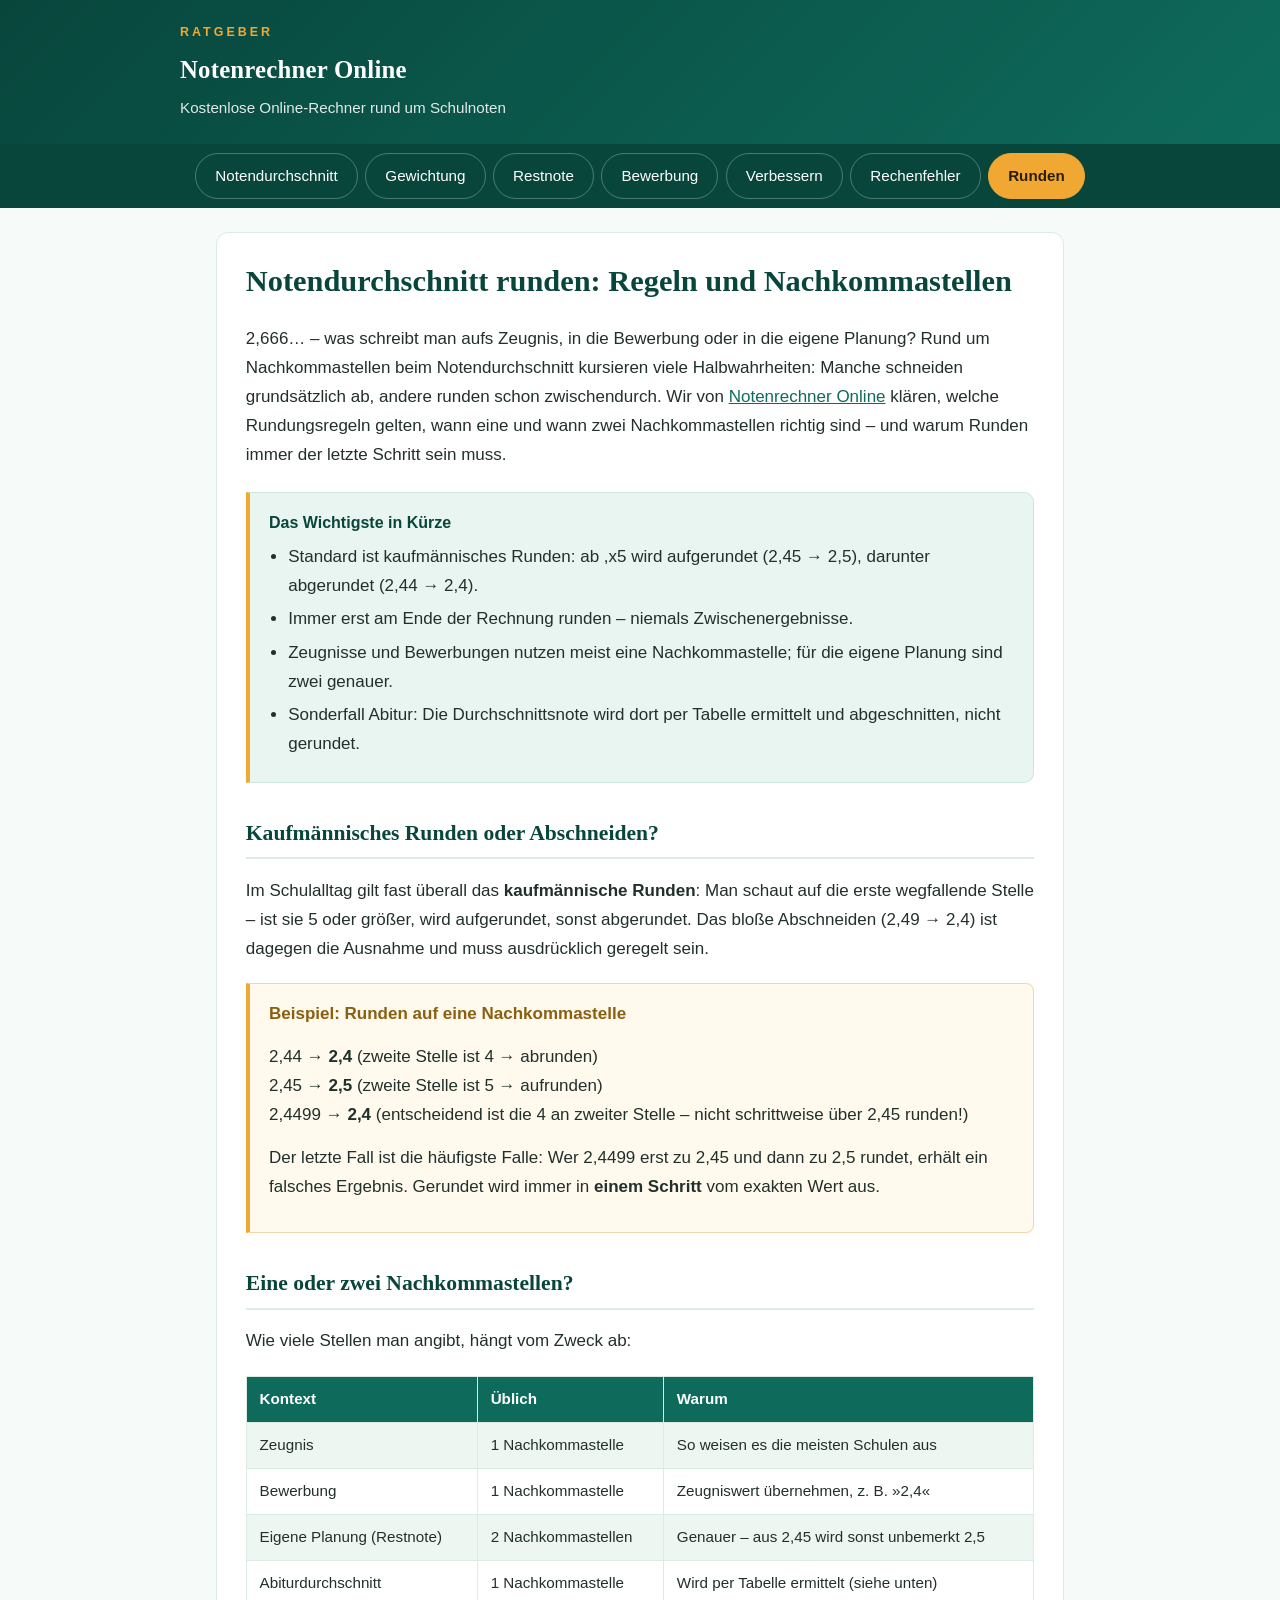
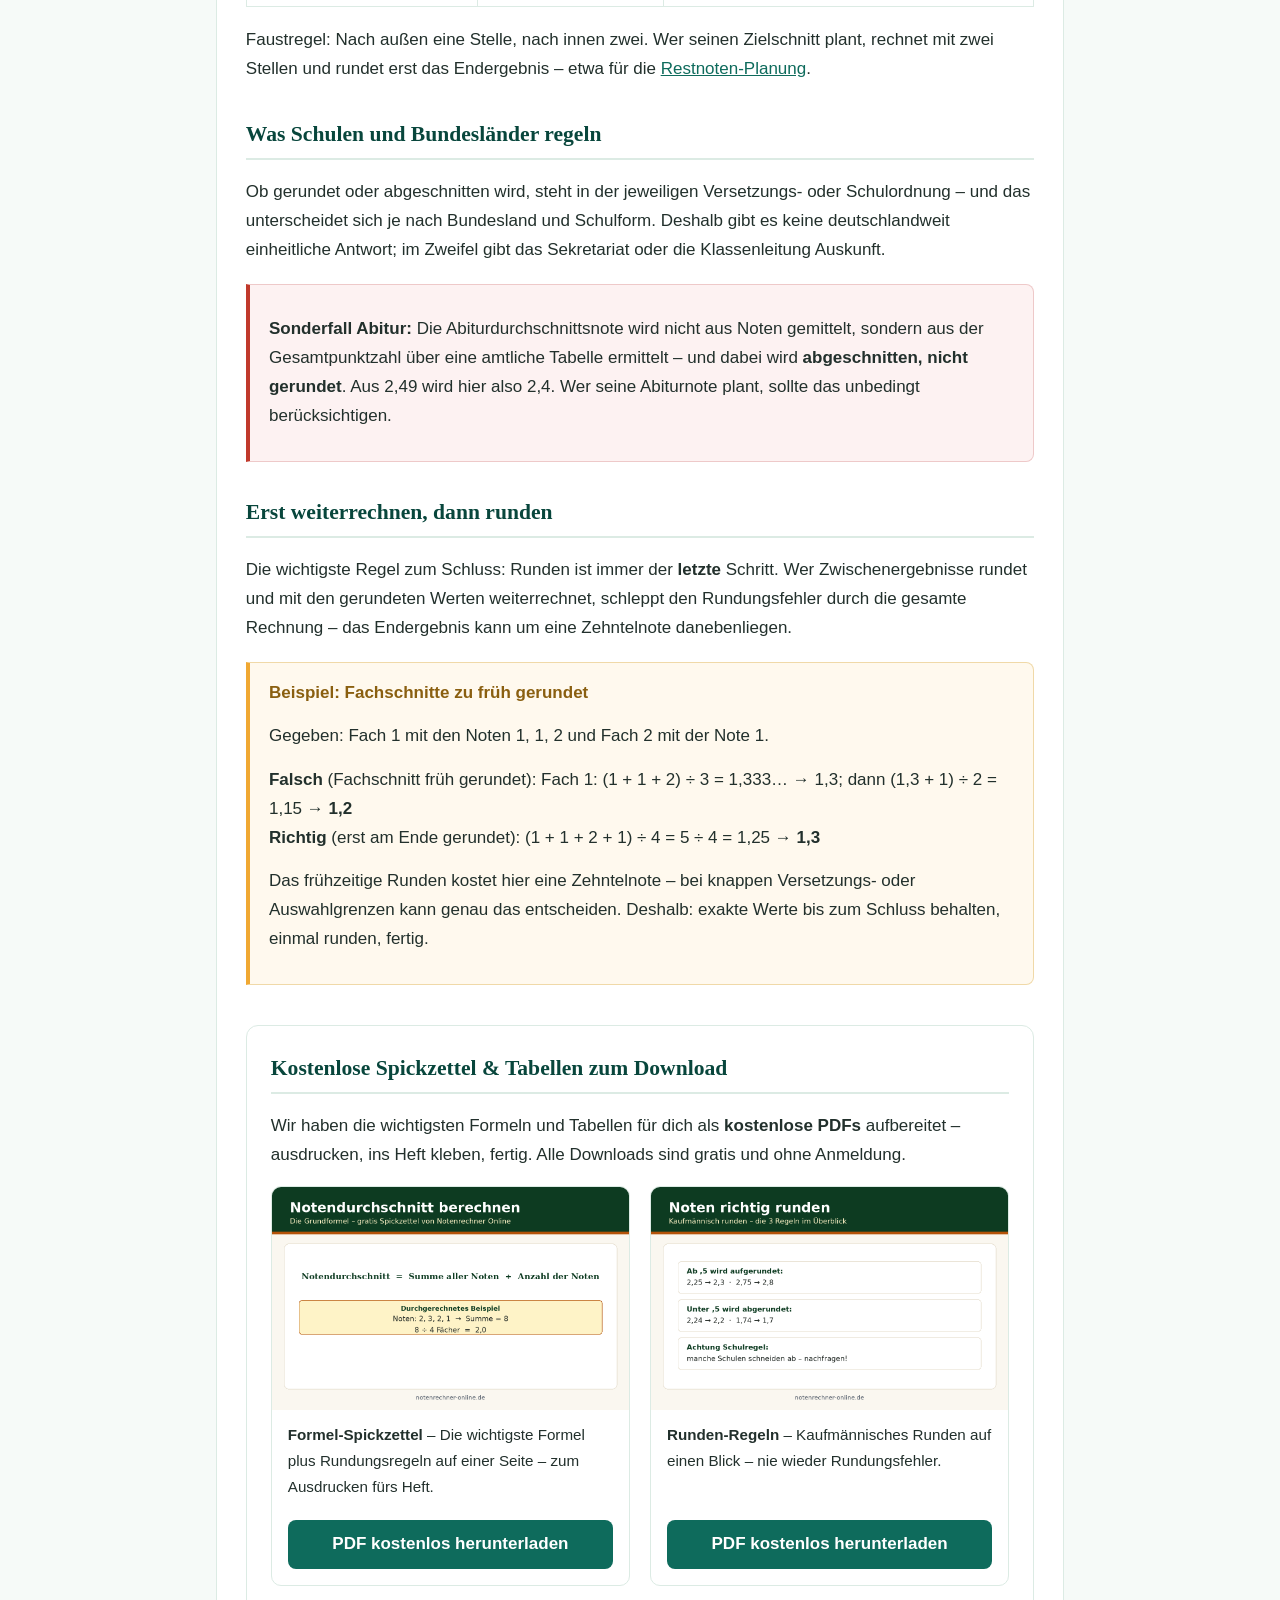
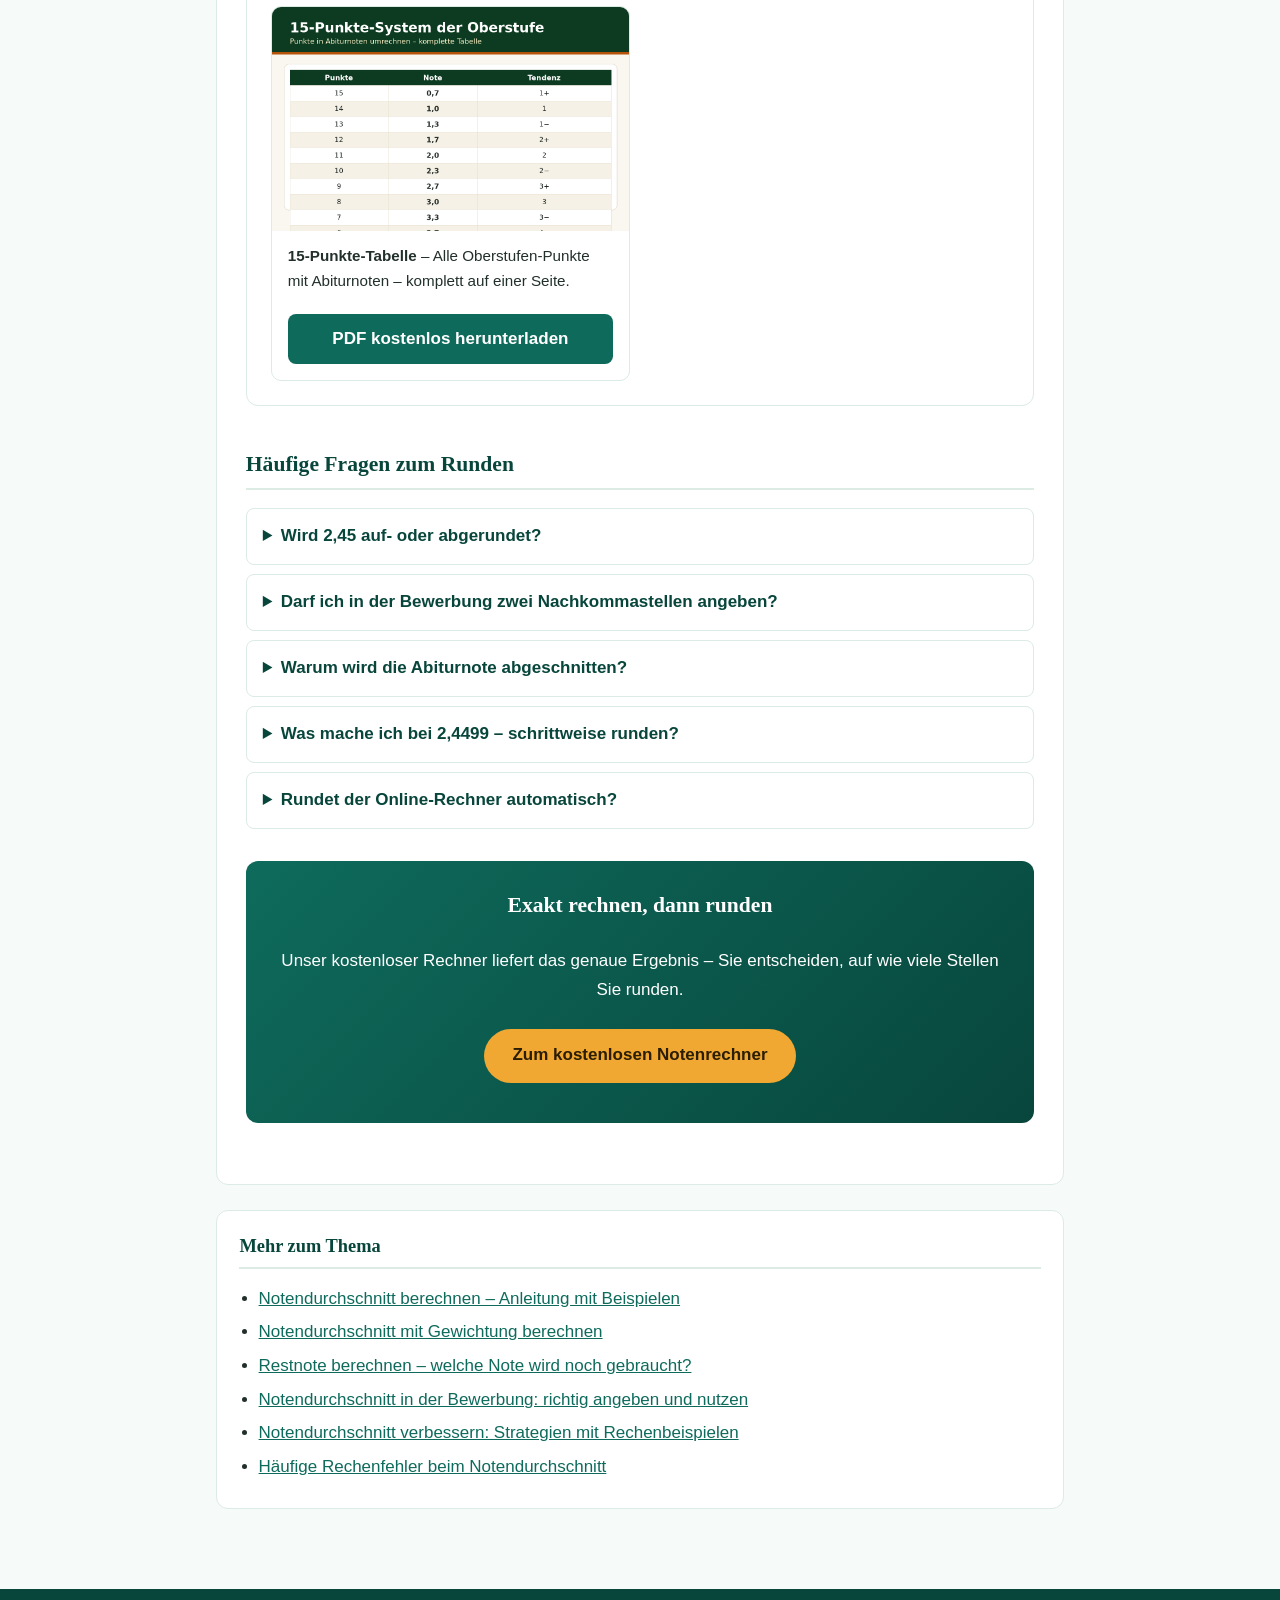
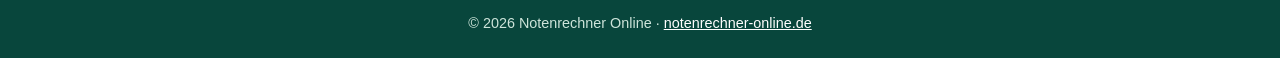
<file: notendurchschnitt-runden.html>
<!DOCTYPE html>
<html lang="de">
<head>
<meta charset="UTF-8">
<meta name="viewport" content="width=device-width, initial-scale=1.0">
<title>Notendurchschnitt runden: Regeln und Nachkommastellen</title>
<meta name="description" content="Notendurchschnitt richtig runden: kaufmännisches Runden vs. Abschneiden, eine oder zwei Nachkommastellen, Beispiele wie 2,45 → 2,5 – und warum man erst am Ende rundet.">
<link rel="stylesheet" href="style.css">
</head>
<body>
<header class="site">
<div class="wrap">
<div class="kicker">Ratgeber</div>
<div class="brand">Notenrechner Online</div>
<div class="tagline">Kostenlose Online-Rechner rund um Schulnoten</div>
</div>
</header>
<nav class="top">
<ul>
<li><a href="index.html">Notendurchschnitt</a></li>
<li><a href="gewichtung-notendurchschnitt.html">Gewichtung</a></li>
<li><a href="restnote-berechnen.html">Restnote</a></li>
<li><a href="notendurchschnitt-bewerbung.html">Bewerbung</a></li>
<li><a href="notendurchschnitt-verbessern.html">Verbessern</a></li>
<li><a href="rechenfehler-vermeiden.html">Rechenfehler</a></li>
<li><a href="notendurchschnitt-runden.html" class="active">Runden</a></li>
</ul>
</nav>
<main>
<article class="card">
<h1>Notendurchschnitt runden: Regeln und Nachkommastellen</h1>
<p>2,666… – was schreibt man aufs Zeugnis, in die Bewerbung oder in die eigene Planung? Rund um Nachkommastellen beim Notendurchschnitt kursieren viele Halbwahrheiten: Manche schneiden grundsätzlich ab, andere runden schon zwischendurch. Wir von <a href="https://notenrechner-online.de/">Notenrechner Online</a> klären, welche Rundungsregeln gelten, wann eine und wann zwei Nachkommastellen richtig sind – und warum Runden immer der letzte Schritt sein muss.</p>

<div class="keyfacts">
<strong class="t">Das Wichtigste in Kürze</strong>
<ul>
<li>Standard ist kaufmännisches Runden: ab ,x5 wird aufgerundet (2,45 → 2,5), darunter abgerundet (2,44 → 2,4).</li>
<li>Immer erst am Ende der Rechnung runden – niemals Zwischenergebnisse.</li>
<li>Zeugnisse und Bewerbungen nutzen meist eine Nachkommastelle; für die eigene Planung sind zwei genauer.</li>
<li>Sonderfall Abitur: Die Durchschnittsnote wird dort per Tabelle ermittelt und abgeschnitten, nicht gerundet.</li>
</ul>
</div>

<h2>Kaufmännisches Runden oder Abschneiden?</h2>
<p>Im Schulalltag gilt fast überall das <strong>kaufmännische Runden</strong>: Man schaut auf die erste wegfallende Stelle – ist sie 5 oder größer, wird aufgerundet, sonst abgerundet. Das bloße Abschneiden (2,49 → 2,4) ist dagegen die Ausnahme und muss ausdrücklich geregelt sein.</p>
<div class="example">
<strong class="t">Beispiel: Runden auf eine Nachkommastelle</strong>
<p>2,44 → <strong>2,4</strong> (zweite Stelle ist 4 → abrunden)<br>
2,45 → <strong>2,5</strong> (zweite Stelle ist 5 → aufrunden)<br>
2,4499 → <strong>2,4</strong> (entscheidend ist die 4 an zweiter Stelle – nicht schrittweise über 2,45 runden!)</p>
<p>Der letzte Fall ist die häufigste Falle: Wer 2,4499 erst zu 2,45 und dann zu 2,5 rundet, erhält ein falsches Ergebnis. Gerundet wird immer in <strong>einem Schritt</strong> vom exakten Wert aus.</p>
</div>

<h2>Eine oder zwei Nachkommastellen?</h2>
<p>Wie viele Stellen man angibt, hängt vom Zweck ab:</p>
<table>
<tr><th>Kontext</th><th>Üblich</th><th>Warum</th></tr>
<tr><td>Zeugnis</td><td>1 Nachkommastelle</td><td>So weisen es die meisten Schulen aus</td></tr>
<tr><td>Bewerbung</td><td>1 Nachkommastelle</td><td>Zeugniswert übernehmen, z. B. »2,4«</td></tr>
<tr><td>Eigene Planung (Restnote)</td><td>2 Nachkommastellen</td><td>Genauer – aus 2,45 wird sonst unbemerkt 2,5</td></tr>
<tr><td>Abiturdurchschnitt</td><td>1 Nachkommastelle</td><td>Wird per Tabelle ermittelt (siehe unten)</td></tr>
</table>
<p>Faustregel: Nach außen eine Stelle, nach innen zwei. Wer seinen Zielschnitt plant, rechnet mit zwei Stellen und rundet erst das Endergebnis – etwa für die <a href="restnote-berechnen.html">Restnoten-Planung</a>.</p>

<h2>Was Schulen und Bundesländer regeln</h2>
<p>Ob gerundet oder abgeschnitten wird, steht in der jeweiligen Versetzungs- oder Schulordnung – und das unterscheidet sich je nach Bundesland und Schulform. Deshalb gibt es keine deutschlandweit einheitliche Antwort; im Zweifel gibt das Sekretariat oder die Klassenleitung Auskunft.</p>
<div class="warn">
<p><strong>Sonderfall Abitur:</strong> Die Abiturdurchschnittsnote wird nicht aus Noten gemittelt, sondern aus der Gesamtpunktzahl über eine amtliche Tabelle ermittelt – und dabei wird <strong>abgeschnitten, nicht gerundet</strong>. Aus 2,49 wird hier also 2,4. Wer seine Abiturnote plant, sollte das unbedingt berücksichtigen.</p>
</div>

<h2>Erst weiterrechnen, dann runden</h2>
<p>Die wichtigste Regel zum Schluss: Runden ist immer der <strong>letzte</strong> Schritt. Wer Zwischenergebnisse rundet und mit den gerundeten Werten weiterrechnet, schleppt den Rundungsfehler durch die gesamte Rechnung – das Endergebnis kann um eine Zehntelnote danebenliegen.</p>
<div class="example">
<strong class="t">Beispiel: Fachschnitte zu früh gerundet</strong>
<p>Gegeben: Fach 1 mit den Noten 1, 1, 2 und Fach 2 mit der Note 1.</p>
<p><strong>Falsch</strong> (Fachschnitt früh gerundet): Fach 1: (1 + 1 + 2) ÷ 3 = 1,333… → 1,3; dann (1,3 + 1) ÷ 2 = 1,15 → <strong>1,2</strong><br>
<strong>Richtig</strong> (erst am Ende gerundet): (1 + 1 + 2 + 1) ÷ 4 = 5 ÷ 4 = 1,25 → <strong>1,3</strong></p>
<p>Das frühzeitige Runden kostet hier eine Zehntelnote – bei knappen Versetzungs- oder Auswahlgrenzen kann genau das entscheiden. Deshalb: exakte Werte bis zum Schluss behalten, einmal runden, fertig.</p>
</div>

<section class="ressourcen" aria-label="Kostenlose Downloads">
<h2>Kostenlose Spickzettel &amp; Tabellen zum Download</h2>
<p>Wir haben die wichtigsten Formeln und Tabellen für dich als <strong>kostenlose PDFs</strong> aufbereitet – ausdrucken, ins Heft kleben, fertig. Alle Downloads sind gratis und ohne Anmeldung.</p>
<div class="resource-grid">
<figure class="resource">
<a href="assets/notendurchschnitt-formel-spickzettel.pdf" download><img src="assets/notendurchschnitt-formel-berechnen.png" alt="Formel zur Berechnung des Notendurchschnitts: Summe aller Noten geteilt durch die Anzahl der Noten, mit durchgerechnetem Beispiel" loading="lazy" width="1200" height="750"></a>
<figcaption><strong>Formel-Spickzettel</strong> – Die wichtigste Formel plus Rundungsregeln auf einer Seite – zum Ausdrucken fürs Heft.</figcaption>
<a class="download-btn" href="assets/notendurchschnitt-formel-spickzettel.pdf" download>PDF kostenlos herunterladen</a>
</figure>
<figure class="resource">
<a href="assets/notendurchschnitt-formel-spickzettel.pdf" download><img src="assets/noten-runden-regeln-uebersicht.png" alt="Übersicht der Rundungsregeln für Schulnoten: kaufmännisches Runden ab Komma 5, mit Beispielen" loading="lazy" width="1200" height="750"></a>
<figcaption><strong>Runden-Regeln</strong> – Kaufmännisches Runden auf einen Blick – nie wieder Rundungsfehler.</figcaption>
<a class="download-btn" href="assets/notendurchschnitt-formel-spickzettel.pdf" download>PDF kostenlos herunterladen</a>
</figure>
<figure class="resource">
<a href="assets/15-punkte-tabelle-oberstufe.pdf" download><img src="assets/punkte-in-noten-15-punkte-tabelle-oberstufe.png" alt="15-Punkte-Tabelle der Oberstufe: Umrechnung von Punkten in Abiturnoten, von 15 Punkten (Note 0,7) bis 0 Punkte (Note 6,0)" loading="lazy" width="1200" height="750"></a>
<figcaption><strong>15-Punkte-Tabelle</strong> – Alle Oberstufen-Punkte mit Abiturnoten – komplett auf einer Seite.</figcaption>
<a class="download-btn" href="assets/15-punkte-tabelle-oberstufe.pdf" download>PDF kostenlos herunterladen</a>
</figure>
</div>
</section>

<h2>Häufige Fragen zum Runden</h2>
<div class="faq">
<details>
<summary>Wird 2,45 auf- oder abgerundet?</summary>
<div><p>Aufgerundet: Nach der kaufmännischen Regel wird ab der wegfallenden 5 aufgerundet, also 2,45 → 2,5. Erst 2,44 wird zu 2,4.</p></div>
</details>
<details>
<summary>Darf ich in der Bewerbung zwei Nachkommastellen angeben?</summary>
<div><p>Ja, das ist erlaubt – üblich ist aber eine Stelle wie auf dem Zeugnis. Wichtig ist nur, dass die angegebene Zahl nicht besser ist als der exakte Wert.</p></div>
</details>
<details>
<summary>Warum wird die Abiturnote abgeschnitten?</summary>
<div><p>Die Abiturdurchschnittsnote folgt einer amtlichen Umrechnungstabelle aus der Gesamtpunktzahl; die Kultusministerien haben festgelegt, dass Nachkommastellen dabei abgeschnitten werden. Das ist eine bewusste Sonderregelung.</p></div>
</details>
<details>
<summary>Was mache ich bei 2,4499 – schrittweise runden?</summary>
<div><p>Nein, niemals schrittweise runden. Der exakte Wert 2,4499 wird in einem Schritt auf 2,4 gerundet, weil die zweite Nachkommastelle eine 4 ist.</p></div>
</details>
<details>
<summary>Rundet der Online-Rechner automatisch?</summary>
<div><p><a href="https://notenrechner-online.de/notendurchschnitt-berechnen/">Mit unserem Tool</a> sehen Sie das exakte Ergebnis mit mehreren Nachkommastellen und können selbst entscheiden, wie Sie es runden – ideal für Planung und Kontrolle.</p></div>
</details>
</div>

<div class="cta">
<h2>Exakt rechnen, dann runden</h2>
<p>Unser kostenloser Rechner liefert das genaue Ergebnis – Sie entscheiden, auf wie viele Stellen Sie runden.</p>
<p><a class="btn" href="https://notenrechner-online.de/notendurchschnitt-berechnen/">Zum kostenlosen Notenrechner</a></p>
</div>
</article>

<section class="more">
<h2>Mehr zum Thema</h2>
<ul>
<li><a href="index.html">Notendurchschnitt berechnen – Anleitung mit Beispielen</a></li>
<li><a href="gewichtung-notendurchschnitt.html">Notendurchschnitt mit Gewichtung berechnen</a></li>
<li><a href="restnote-berechnen.html">Restnote berechnen – welche Note wird noch gebraucht?</a></li>
<li><a href="notendurchschnitt-bewerbung.html">Notendurchschnitt in der Bewerbung: richtig angeben und nutzen</a></li>
<li><a href="notendurchschnitt-verbessern.html">Notendurchschnitt verbessern: Strategien mit Rechenbeispielen</a></li>
<li><a href="rechenfehler-vermeiden.html">Häufige Rechenfehler beim Notendurchschnitt</a></li>
</ul>
</section>
</main>
<footer class="site">
© 2026 Notenrechner Online · <a href="https://notenrechner-online.de/">notenrechner-online.de</a>
</footer>
</body>
</html>
</file>
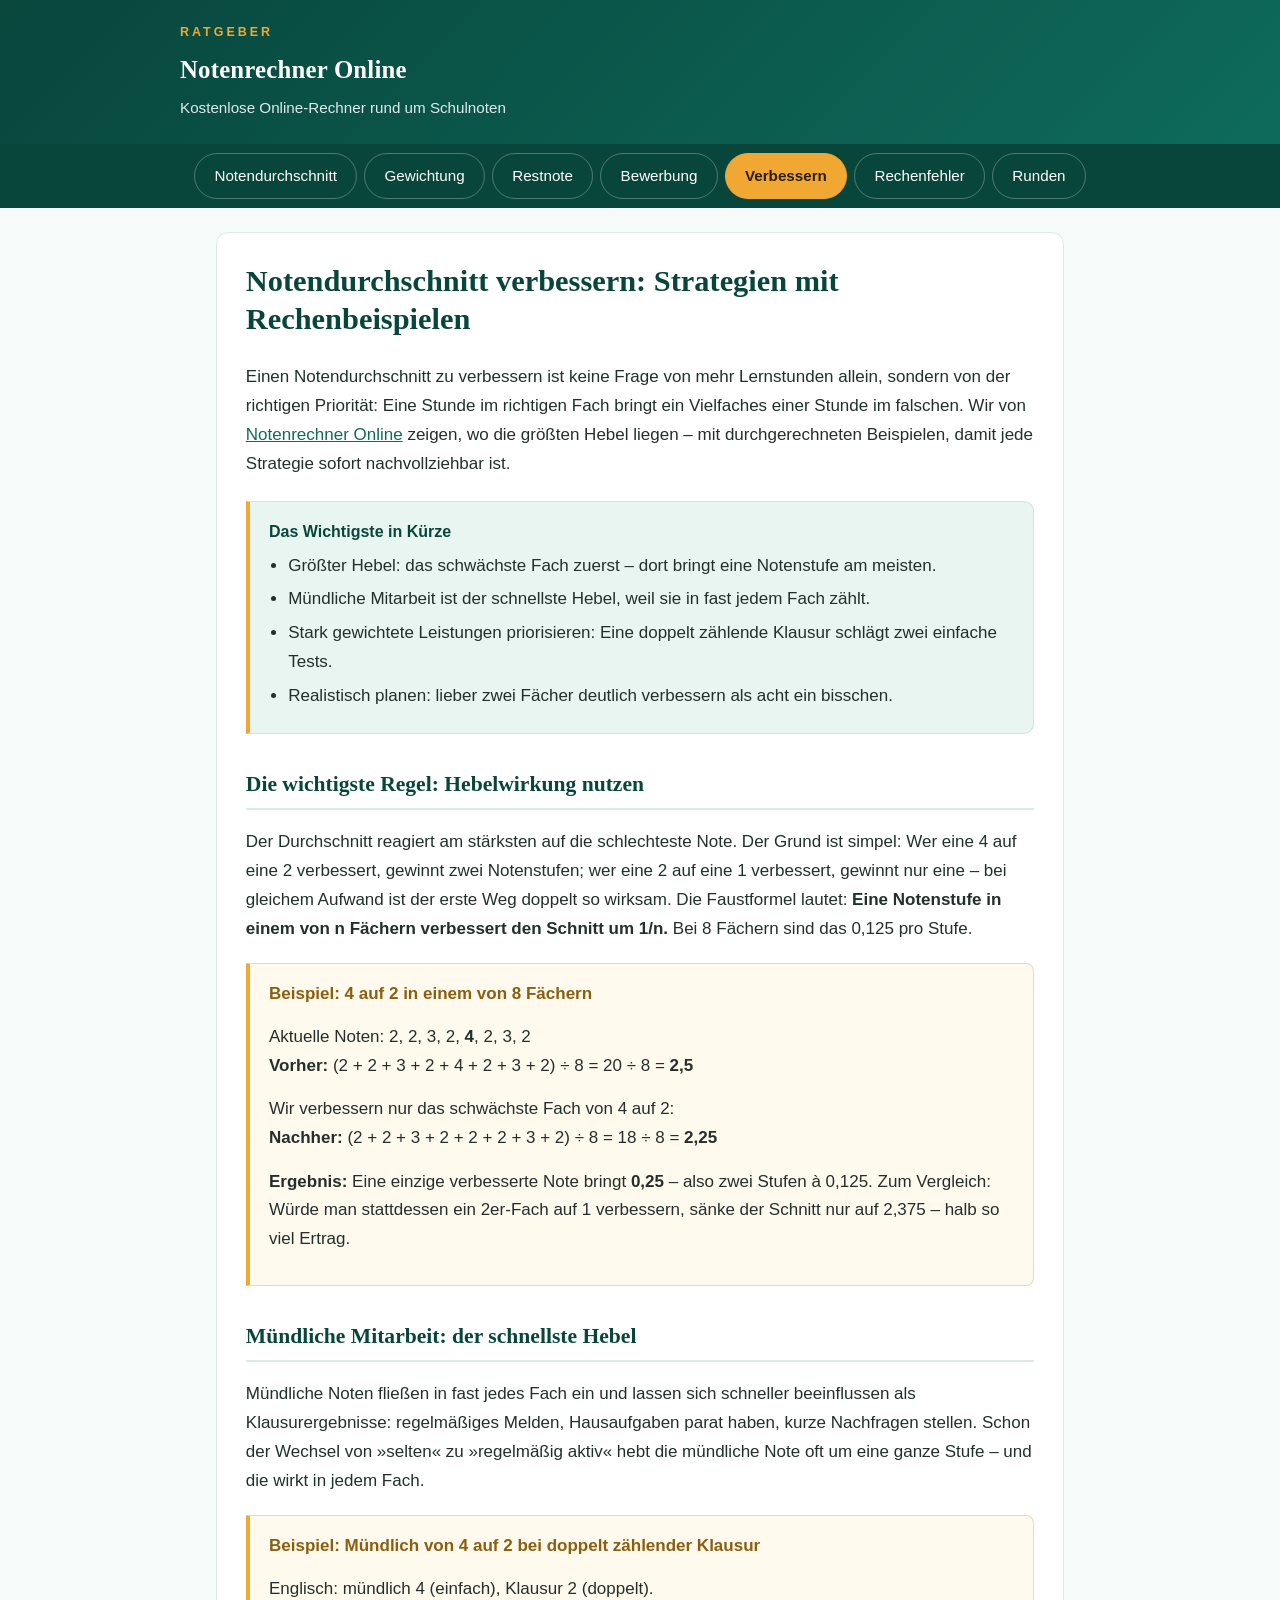
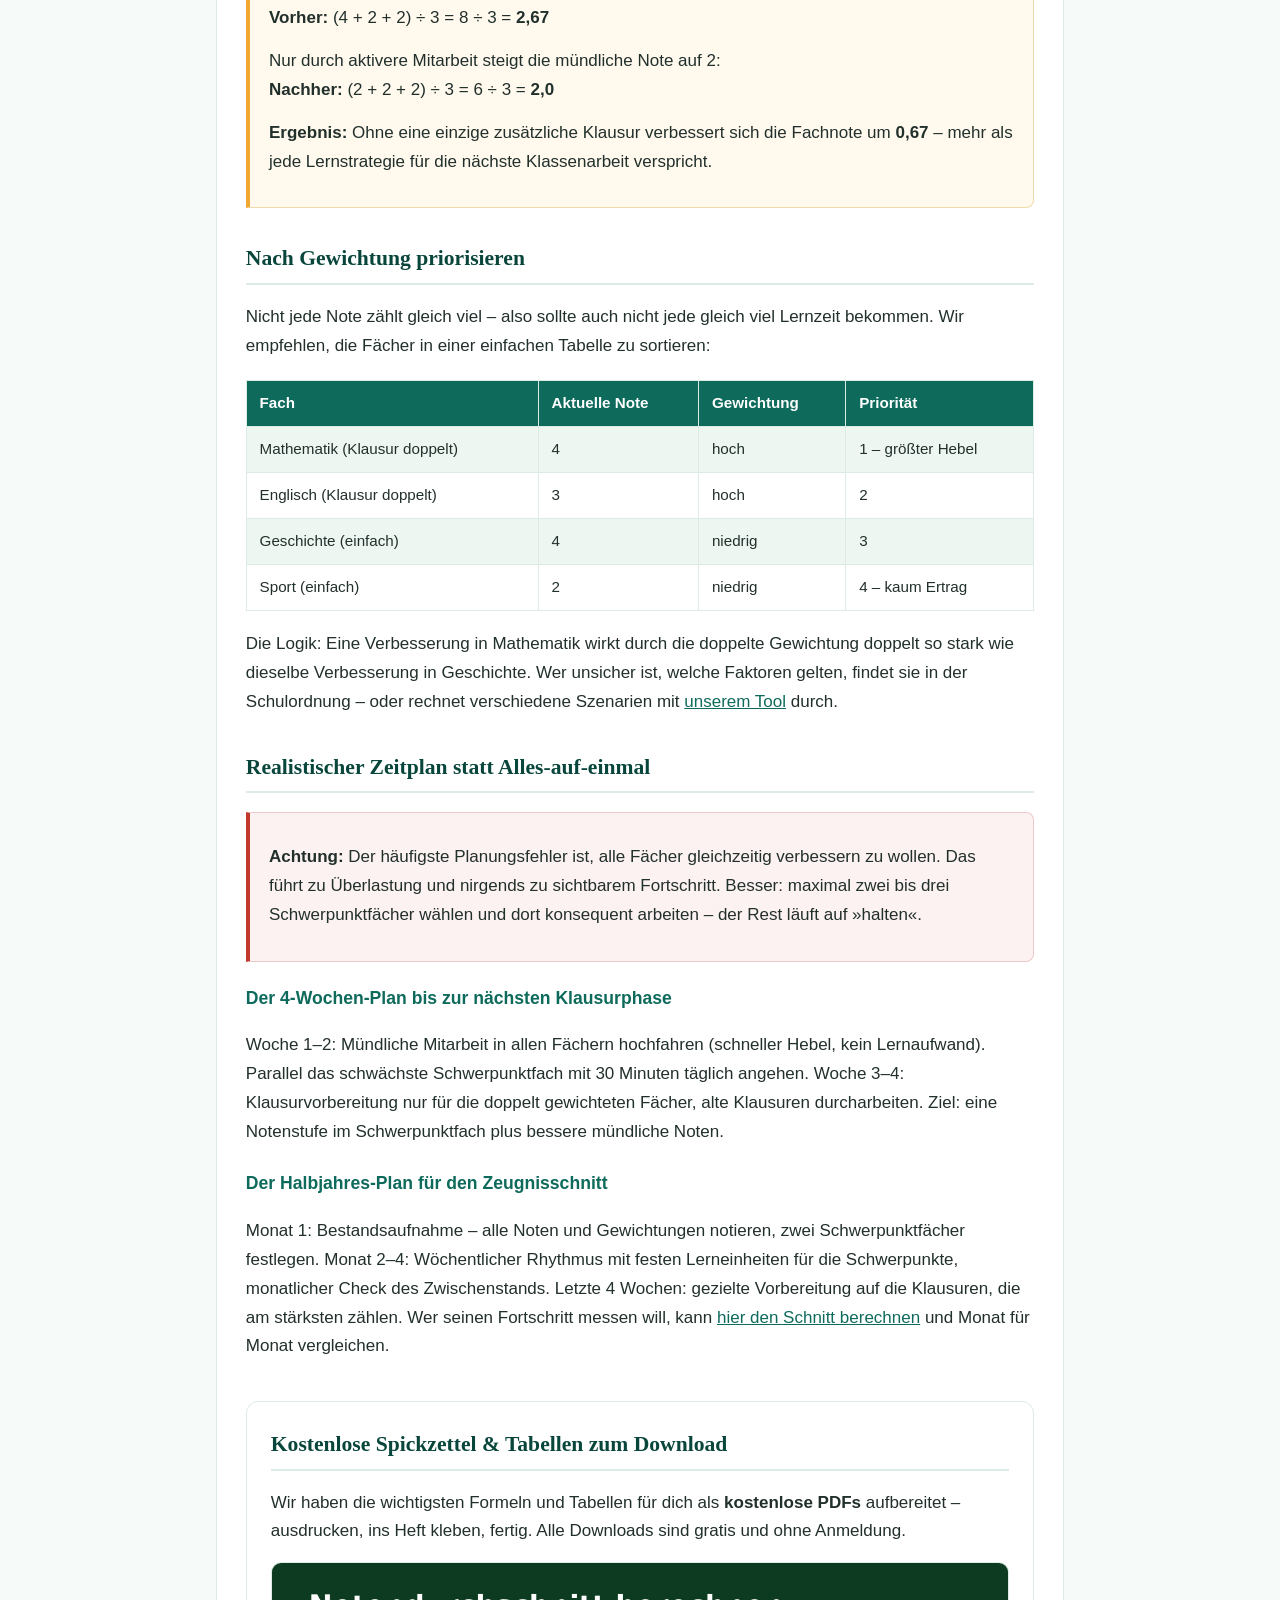
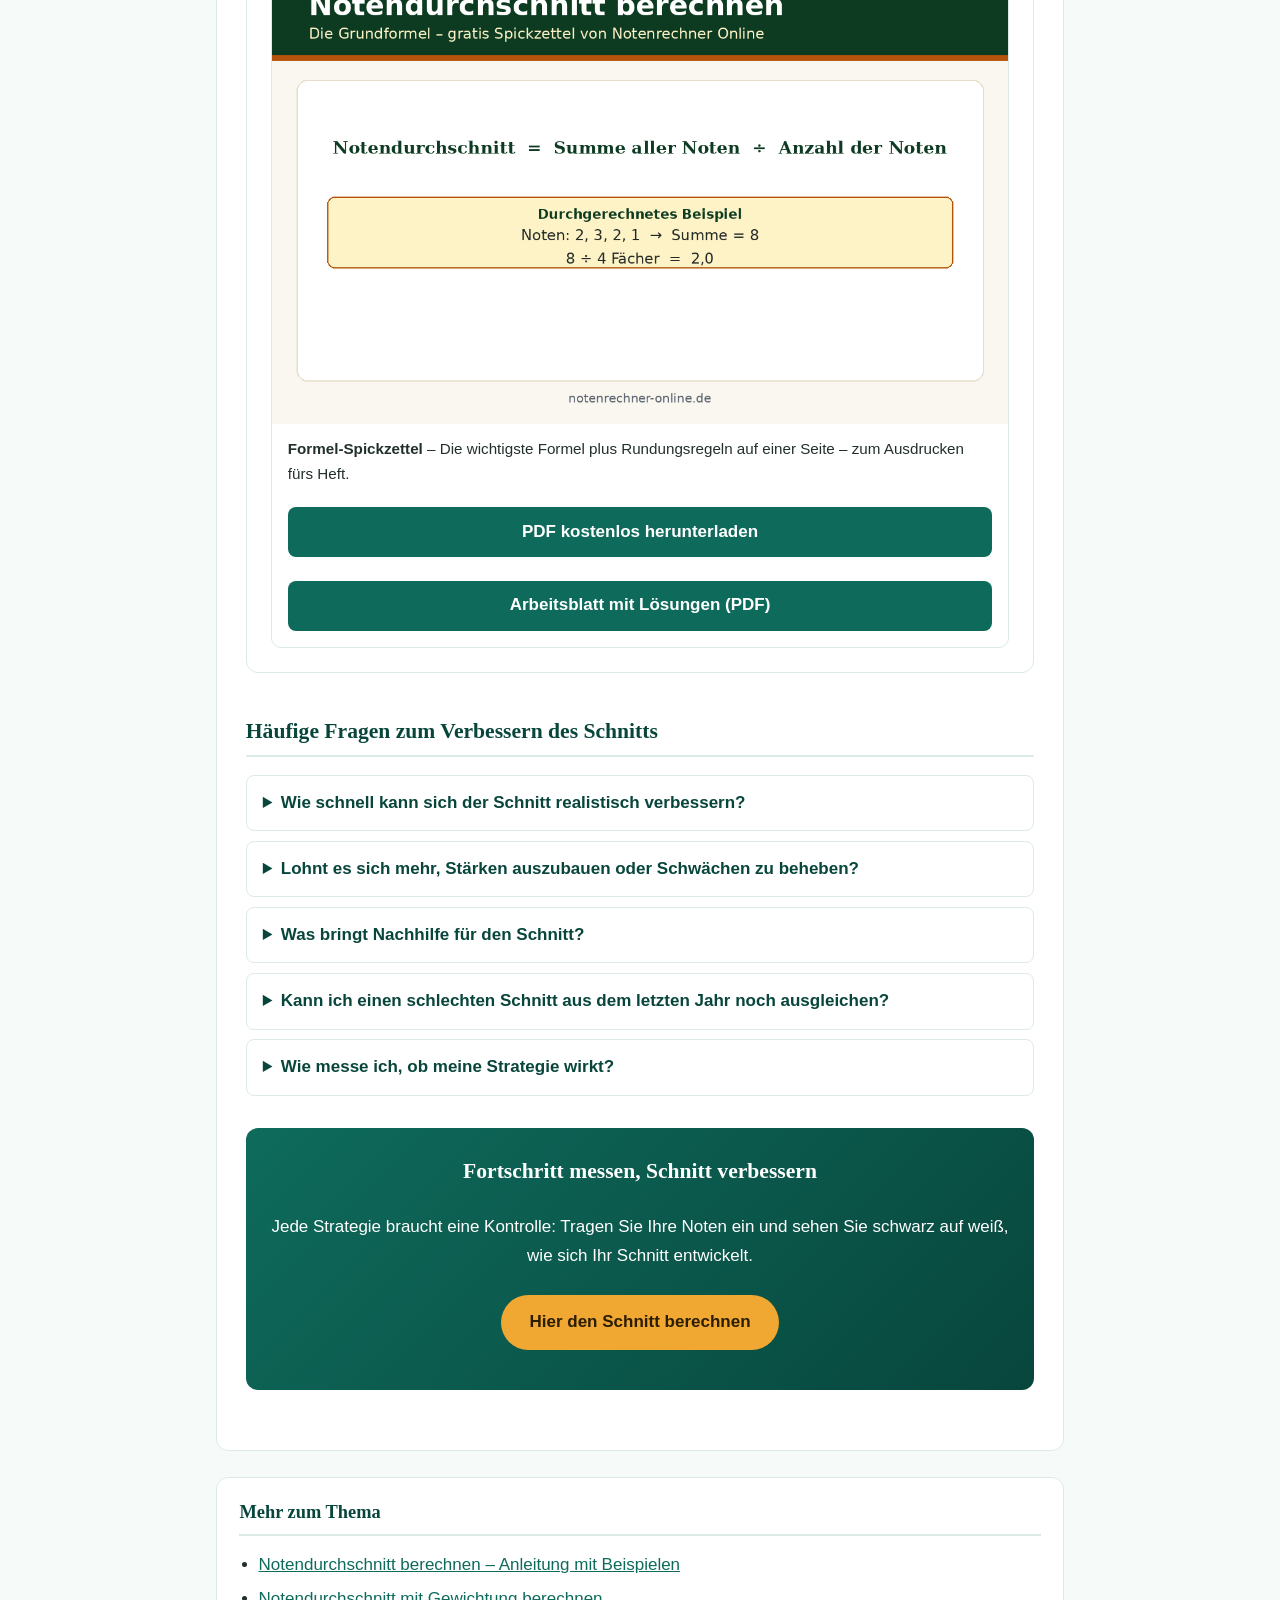
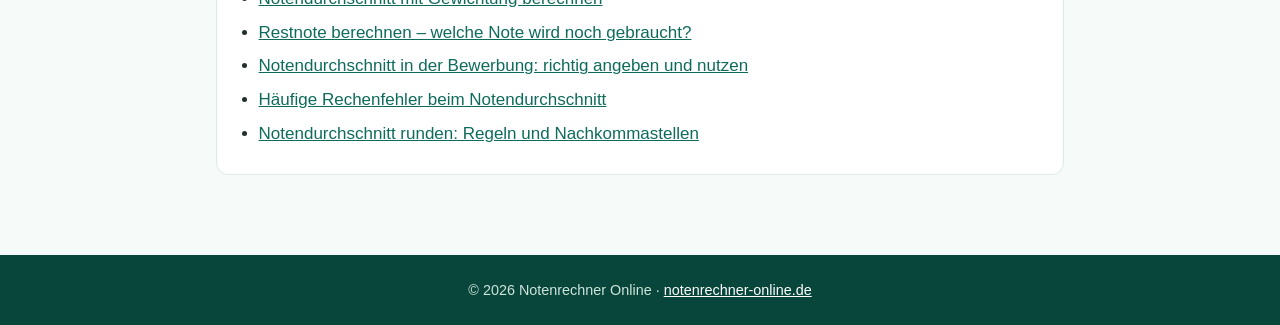
<file: notendurchschnitt-verbessern.html>
<!DOCTYPE html>
<html lang="de">
<head>
<meta charset="UTF-8">
<meta name="viewport" content="width=device-width, initial-scale=1.0">
<title>Notendurchschnitt verbessern: Strategien mit Rechenbeispielen</title>
<meta name="description" content="Notendurchschnitt verbessern mit System: Hebelwirkung des schwächsten Fachs, mündliche Mitarbeit und Gewichtung gezielt nutzen – mit durchgerechneten Beispielen und Zeitplan.">
<link rel="stylesheet" href="style.css">
</head>
<body>
<header class="site">
<div class="wrap">
<div class="kicker">Ratgeber</div>
<div class="brand">Notenrechner Online</div>
<div class="tagline">Kostenlose Online-Rechner rund um Schulnoten</div>
</div>
</header>
<nav class="top">
<ul>
<li><a href="index.html">Notendurchschnitt</a></li>
<li><a href="gewichtung-notendurchschnitt.html">Gewichtung</a></li>
<li><a href="restnote-berechnen.html">Restnote</a></li>
<li><a href="notendurchschnitt-bewerbung.html">Bewerbung</a></li>
<li><a href="notendurchschnitt-verbessern.html" class="active">Verbessern</a></li>
<li><a href="rechenfehler-vermeiden.html">Rechenfehler</a></li>
<li><a href="notendurchschnitt-runden.html">Runden</a></li>
</ul>
</nav>
<main>
<article class="card">
<h1>Notendurchschnitt verbessern: Strategien mit Rechenbeispielen</h1>
<p>Einen Notendurchschnitt zu verbessern ist keine Frage von mehr Lernstunden allein, sondern von der richtigen Priorität: Eine Stunde im richtigen Fach bringt ein Vielfaches einer Stunde im falschen. Wir von <a href="https://notenrechner-online.de/">Notenrechner Online</a> zeigen, wo die größten Hebel liegen – mit durchgerechneten Beispielen, damit jede Strategie sofort nachvollziehbar ist.</p>

<div class="keyfacts">
<strong class="t">Das Wichtigste in Kürze</strong>
<ul>
<li>Größter Hebel: das schwächste Fach zuerst – dort bringt eine Notenstufe am meisten.</li>
<li>Mündliche Mitarbeit ist der schnellste Hebel, weil sie in fast jedem Fach zählt.</li>
<li>Stark gewichtete Leistungen priorisieren: Eine doppelt zählende Klausur schlägt zwei einfache Tests.</li>
<li>Realistisch planen: lieber zwei Fächer deutlich verbessern als acht ein bisschen.</li>
</ul>
</div>

<h2>Die wichtigste Regel: Hebelwirkung nutzen</h2>
<p>Der Durchschnitt reagiert am stärksten auf die schlechteste Note. Der Grund ist simpel: Wer eine 4 auf eine 2 verbessert, gewinnt zwei Notenstufen; wer eine 2 auf eine 1 verbessert, gewinnt nur eine – bei gleichem Aufwand ist der erste Weg doppelt so wirksam. Die Faustformel lautet: <strong>Eine Notenstufe in einem von n Fächern verbessert den Schnitt um 1/n.</strong> Bei 8 Fächern sind das 0,125 pro Stufe.</p>
<div class="example">
<strong class="t">Beispiel: 4 auf 2 in einem von 8 Fächern</strong>
<p>Aktuelle Noten: 2, 2, 3, 2, <strong>4</strong>, 2, 3, 2<br>
<strong>Vorher:</strong> (2 + 2 + 3 + 2 + 4 + 2 + 3 + 2) ÷ 8 = 20 ÷ 8 = <strong>2,5</strong></p>
<p>Wir verbessern nur das schwächste Fach von 4 auf 2:<br>
<strong>Nachher:</strong> (2 + 2 + 3 + 2 + 2 + 2 + 3 + 2) ÷ 8 = 18 ÷ 8 = <strong>2,25</strong></p>
<p><strong>Ergebnis:</strong> Eine einzige verbesserte Note bringt <strong>0,25</strong> – also zwei Stufen à 0,125. Zum Vergleich: Würde man stattdessen ein 2er-Fach auf 1 verbessern, sänke der Schnitt nur auf 2,375 – halb so viel Ertrag.</p>
</div>

<h2>Mündliche Mitarbeit: der schnellste Hebel</h2>
<p>Mündliche Noten fließen in fast jedes Fach ein und lassen sich schneller beeinflussen als Klausurergebnisse: regelmäßiges Melden, Hausaufgaben parat haben, kurze Nachfragen stellen. Schon der Wechsel von »selten« zu »regelmäßig aktiv« hebt die mündliche Note oft um eine ganze Stufe – und die wirkt in jedem Fach.</p>
<div class="example">
<strong class="t">Beispiel: Mündlich von 4 auf 2 bei doppelt zählender Klausur</strong>
<p>Englisch: mündlich 4 (einfach), Klausur 2 (doppelt).<br>
<strong>Vorher:</strong> (4 + 2 + 2) ÷ 3 = 8 ÷ 3 = <strong>2,67</strong></p>
<p>Nur durch aktivere Mitarbeit steigt die mündliche Note auf 2:<br>
<strong>Nachher:</strong> (2 + 2 + 2) ÷ 3 = 6 ÷ 3 = <strong>2,0</strong></p>
<p><strong>Ergebnis:</strong> Ohne eine einzige zusätzliche Klausur verbessert sich die Fachnote um <strong>0,67</strong> – mehr als jede Lernstrategie für die nächste Klassenarbeit verspricht.</p>
</div>

<h2>Nach Gewichtung priorisieren</h2>
<p>Nicht jede Note zählt gleich viel – also sollte auch nicht jede gleich viel Lernzeit bekommen. Wir empfehlen, die Fächer in einer einfachen Tabelle zu sortieren:</p>
<table>
<tr><th>Fach</th><th>Aktuelle Note</th><th>Gewichtung</th><th>Priorität</th></tr>
<tr><td>Mathematik (Klausur doppelt)</td><td>4</td><td>hoch</td><td>1 – größter Hebel</td></tr>
<tr><td>Englisch (Klausur doppelt)</td><td>3</td><td>hoch</td><td>2</td></tr>
<tr><td>Geschichte (einfach)</td><td>4</td><td>niedrig</td><td>3</td></tr>
<tr><td>Sport (einfach)</td><td>2</td><td>niedrig</td><td>4 – kaum Ertrag</td></tr>
</table>
<p>Die Logik: Eine Verbesserung in Mathematik wirkt durch die doppelte Gewichtung doppelt so stark wie dieselbe Verbesserung in Geschichte. Wer unsicher ist, welche Faktoren gelten, findet sie in der Schulordnung – oder rechnet verschiedene Szenarien mit <a href="https://notenrechner-online.de/notendurchschnitt-berechnen/">unserem Tool</a> durch.</p>

<h2>Realistischer Zeitplan statt Alles-auf-einmal</h2>
<div class="warn">
<p><strong>Achtung:</strong> Der häufigste Planungsfehler ist, alle Fächer gleichzeitig verbessern zu wollen. Das führt zu Überlastung und nirgends zu sichtbarem Fortschritt. Besser: maximal zwei bis drei Schwerpunktfächer wählen und dort konsequent arbeiten – der Rest läuft auf »halten«.</p>
</div>
<h3>Der 4-Wochen-Plan bis zur nächsten Klausurphase</h3>
<p>Woche 1–2: Mündliche Mitarbeit in allen Fächern hochfahren (schneller Hebel, kein Lernaufwand). Parallel das schwächste Schwerpunktfach mit 30 Minuten täglich angehen. Woche 3–4: Klausurvorbereitung nur für die doppelt gewichteten Fächer, alte Klausuren durcharbeiten. Ziel: eine Notenstufe im Schwerpunktfach plus bessere mündliche Noten.</p>
<h3>Der Halbjahres-Plan für den Zeugnisschnitt</h3>
<p>Monat 1: Bestandsaufnahme – alle Noten und Gewichtungen notieren, zwei Schwerpunktfächer festlegen. Monat 2–4: Wöchentlicher Rhythmus mit festen Lerneinheiten für die Schwerpunkte, monatlicher Check des Zwischenstands. Letzte 4 Wochen: gezielte Vorbereitung auf die Klausuren, die am stärksten zählen. Wer seinen Fortschritt messen will, kann <a href="https://notenrechner-online.de/notendurchschnitt-berechnen/">hier den Schnitt berechnen</a> und Monat für Monat vergleichen.</p>

<section class="ressourcen" aria-label="Kostenlose Downloads">
<h2>Kostenlose Spickzettel &amp; Tabellen zum Download</h2>
<p>Wir haben die wichtigsten Formeln und Tabellen für dich als <strong>kostenlose PDFs</strong> aufbereitet – ausdrucken, ins Heft kleben, fertig. Alle Downloads sind gratis und ohne Anmeldung.</p>
<div class="resource-grid">
<figure class="resource">
<a href="assets/notendurchschnitt-formel-spickzettel.pdf" download><img src="assets/notendurchschnitt-formel-berechnen.png" alt="Formel zur Berechnung des Notendurchschnitts: Summe aller Noten geteilt durch die Anzahl der Noten, mit durchgerechnetem Beispiel" loading="lazy" width="1200" height="750"></a>
<figcaption><strong>Formel-Spickzettel</strong> – Die wichtigste Formel plus Rundungsregeln auf einer Seite – zum Ausdrucken fürs Heft.</figcaption>
<a class="download-btn" href="assets/notendurchschnitt-formel-spickzettel.pdf" download>PDF kostenlos herunterladen</a>
<a class="download-btn" href="assets/arbeitsblatt-notenschnitt-berechnen.pdf" download>Arbeitsblatt mit Lösungen (PDF)</a>
</figure>
</div>
</section>

<h2>Häufige Fragen zum Verbessern des Schnitts</h2>
<div class="faq">
<details>
<summary>Wie schnell kann sich der Schnitt realistisch verbessern?</summary>
<div><p>In einem Halbjahr sind 0,3 bis 0,5 realistisch, wenn man sich auf zwei bis drei Fächer konzentriert. Größere Sprünge gelingen meist nur über die mündliche Mitarbeit oder wenn eine einzelne sehr schlechte Note ausgebessert wird.</p></div>
</details>
<details>
<summary>Lohnt es sich mehr, Stärken auszubauen oder Schwächen zu beheben?</summary>
<div><p>Schwächen beheben – fast immer. Der Weg von 4 auf 2 bringt doppelt so viel wie der von 2 auf 1, und schlechte Noten fallen bei Bewerbungen stärker auf als gute glänzen.</p></div>
</details>
<details>
<summary>Was bringt Nachhilfe für den Schnitt?</summary>
<div><p>Nachhilfe lohnt sich vor allem im schwächsten, stark gewichteten Fach – dort ist der Ertrag pro Stunde am größten. Pauschale Nachhilfe in vielen Fächern verpufft dagegen meist.</p></div>
</details>
<details>
<summary>Kann ich einen schlechten Schnitt aus dem letzten Jahr noch ausgleichen?</summary>
<div><p>Für den aktuellen Zeugnisschnitt zählen nur die laufenden Noten – alte Zeugnisse lassen sich nicht nachträglich ändern. Umso wichtiger ist es, früh im Halbjahr zu starten statt kurz vor den Zeugnissen.</p></div>
</details>
<details>
<summary>Wie messe ich, ob meine Strategie wirkt?</summary>
<div><p>Alle vier Wochen den aktuellen Schnitt berechnen und mit dem Ausgangswert vergleichen. Stagniert er trotz Aufwand, stimmt meist die Priorität nicht – dann die Gewichtungen prüfen.</p></div>
</details>
</div>

<div class="cta">
<h2>Fortschritt messen, Schnitt verbessern</h2>
<p>Jede Strategie braucht eine Kontrolle: Tragen Sie Ihre Noten ein und sehen Sie schwarz auf weiß, wie sich Ihr Schnitt entwickelt.</p>
<p><a class="btn" href="https://notenrechner-online.de/notendurchschnitt-berechnen/">Hier den Schnitt berechnen</a></p>
</div>
</article>

<section class="more">
<h2>Mehr zum Thema</h2>
<ul>
<li><a href="index.html">Notendurchschnitt berechnen – Anleitung mit Beispielen</a></li>
<li><a href="gewichtung-notendurchschnitt.html">Notendurchschnitt mit Gewichtung berechnen</a></li>
<li><a href="restnote-berechnen.html">Restnote berechnen – welche Note wird noch gebraucht?</a></li>
<li><a href="notendurchschnitt-bewerbung.html">Notendurchschnitt in der Bewerbung: richtig angeben und nutzen</a></li>
<li><a href="rechenfehler-vermeiden.html">Häufige Rechenfehler beim Notendurchschnitt</a></li>
<li><a href="notendurchschnitt-runden.html">Notendurchschnitt runden: Regeln und Nachkommastellen</a></li>
</ul>
</section>
</main>
<footer class="site">
© 2026 Notenrechner Online · <a href="https://notenrechner-online.de/">notenrechner-online.de</a>
</footer>
</body>
</html>
</file>
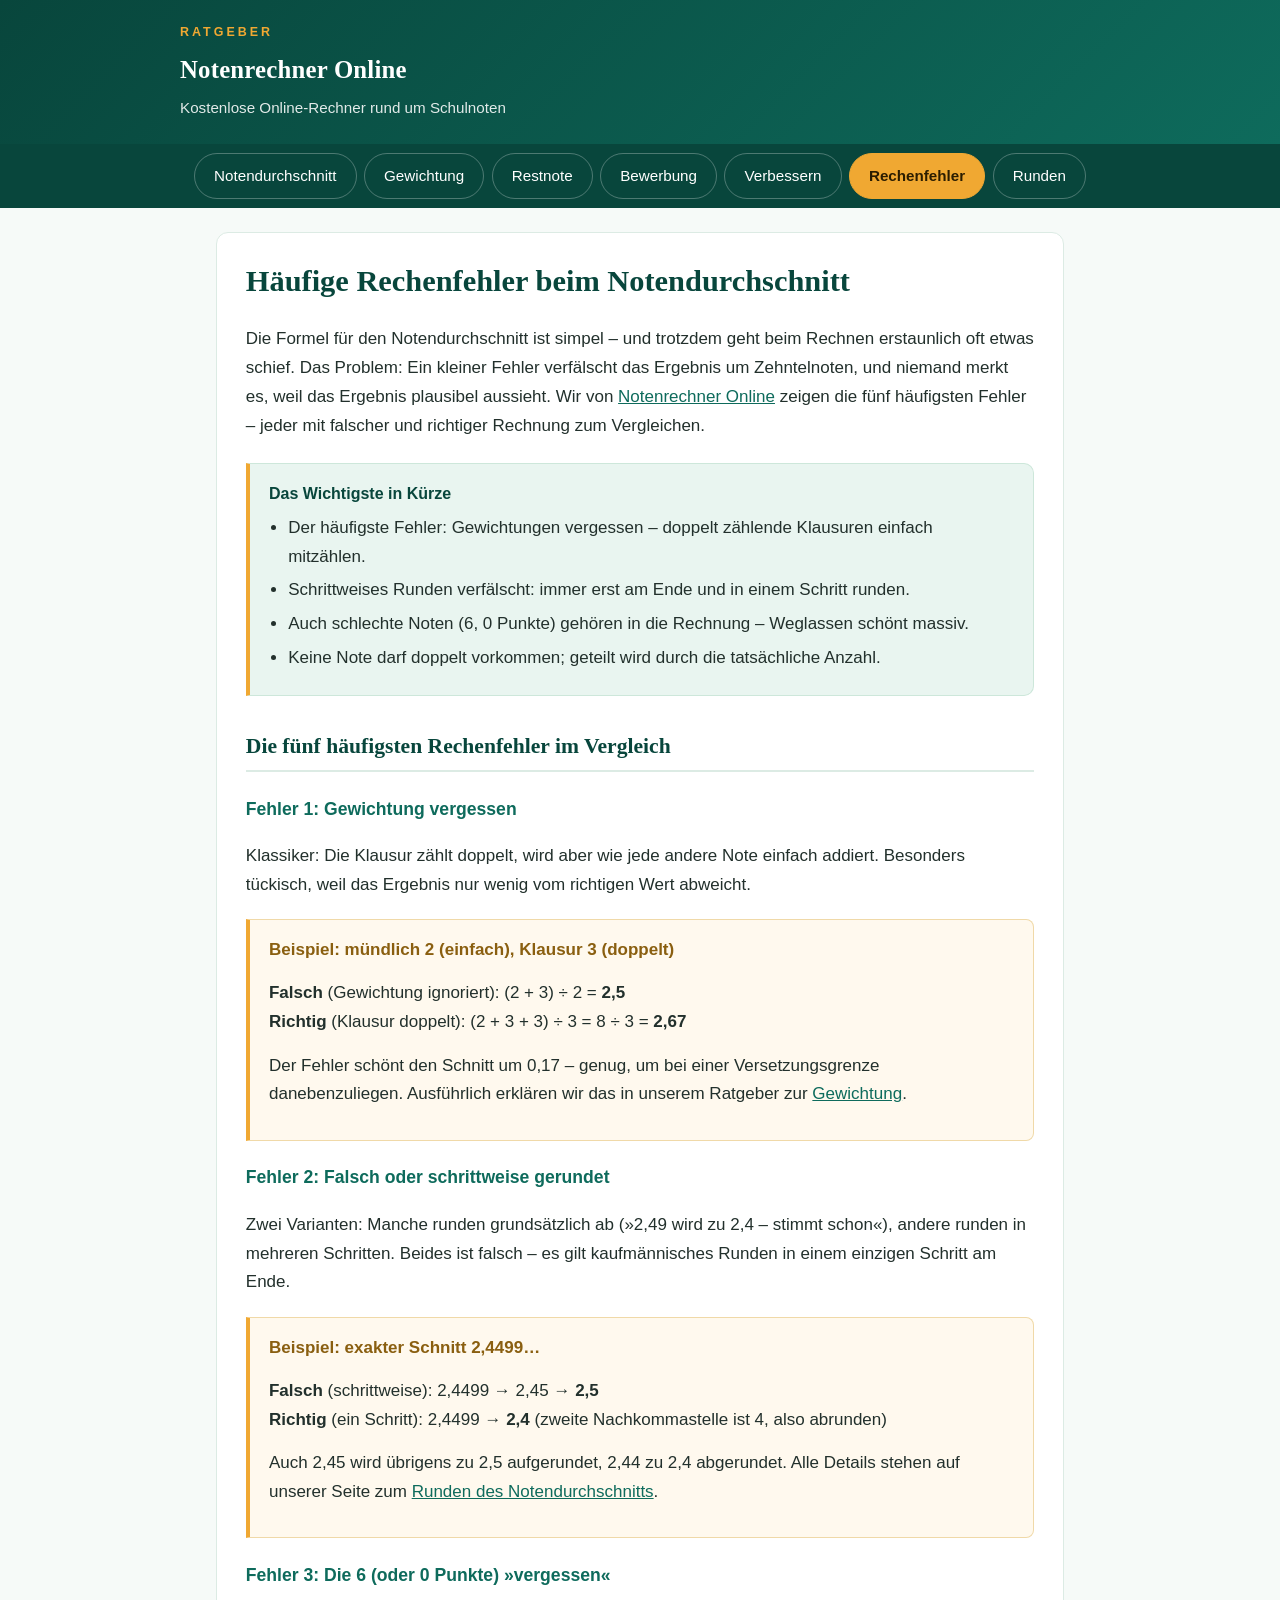
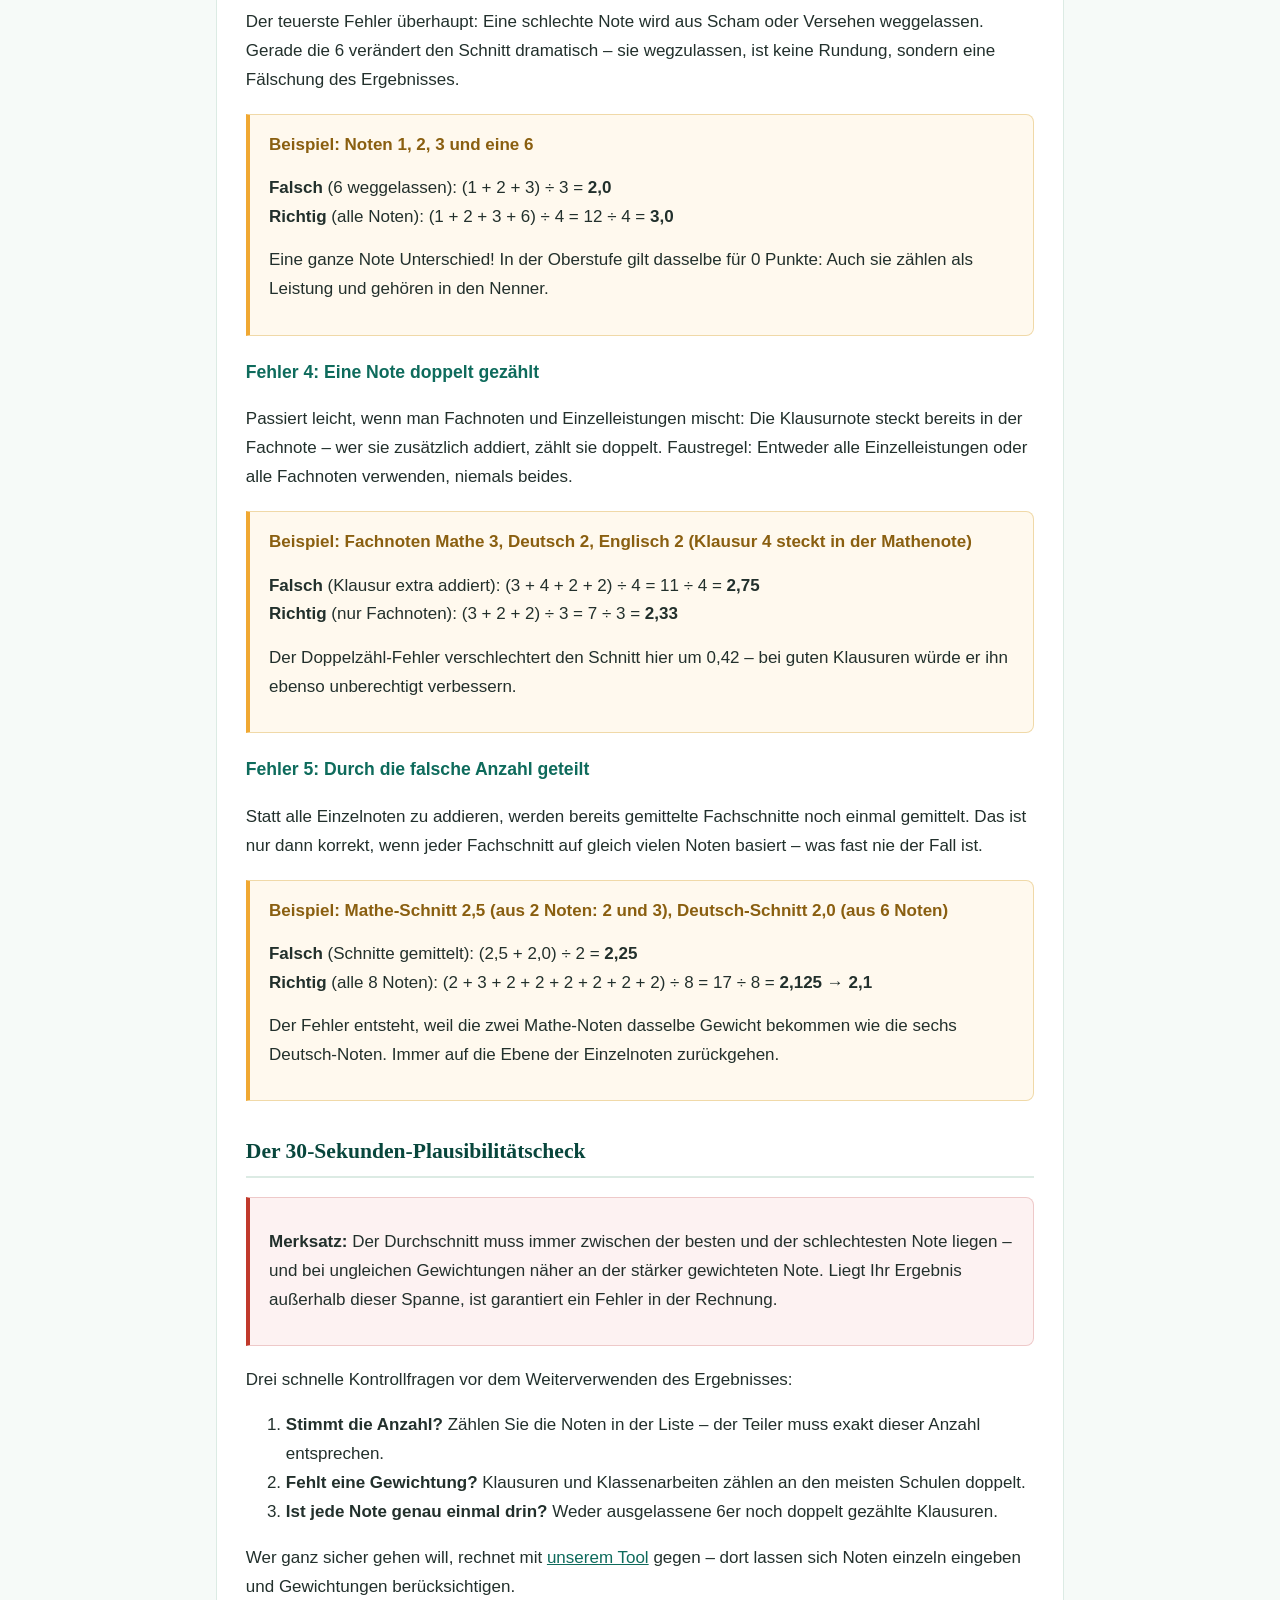
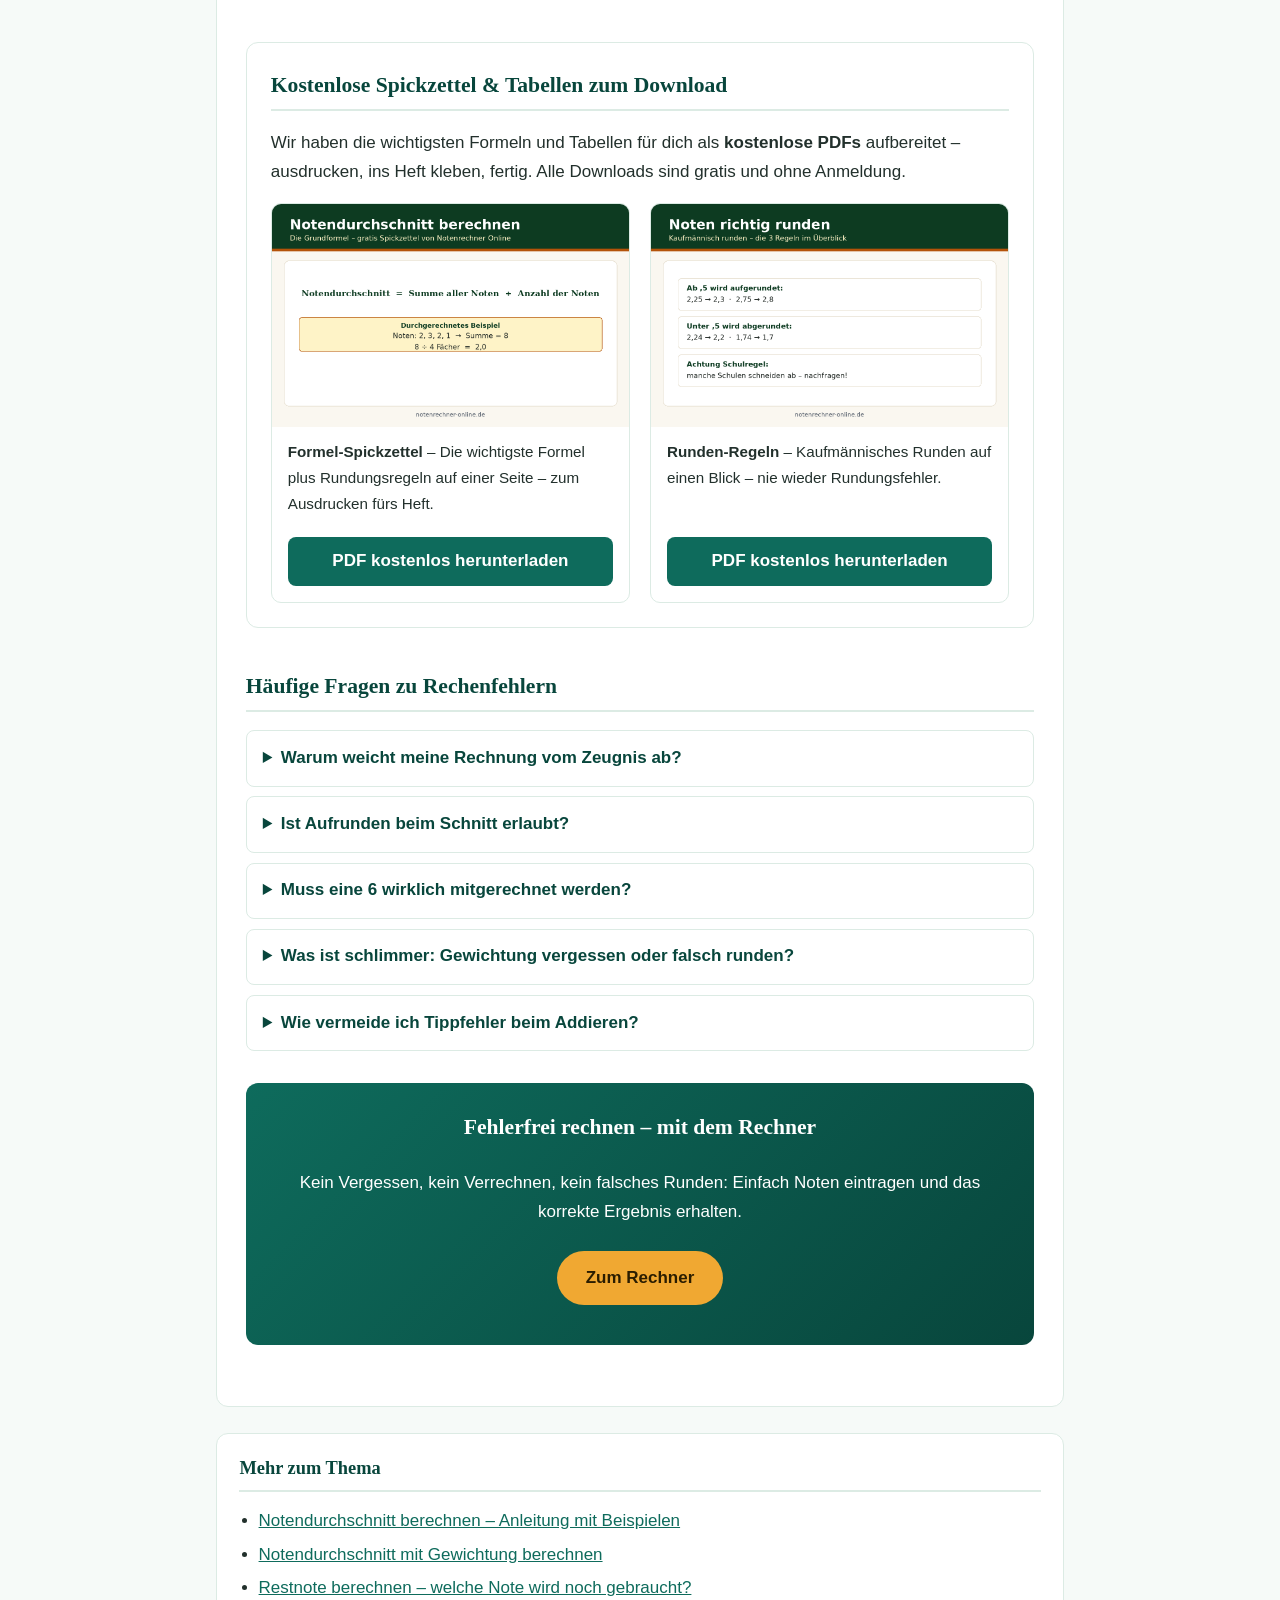
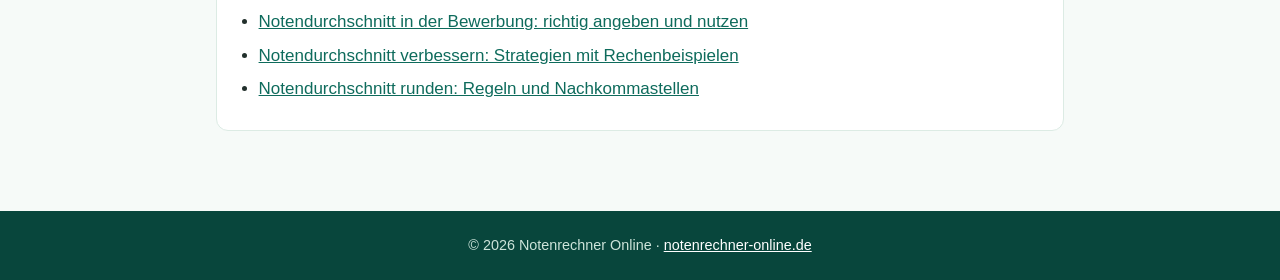
<file: rechenfehler-vermeiden.html>
<!DOCTYPE html>
<html lang="de">
<head>
<meta charset="UTF-8">
<meta name="viewport" content="width=device-width, initial-scale=1.0">
<title>Häufige Rechenfehler beim Notendurchschnitt – und wie man sie vermeidet</title>
<meta name="description" content="Die 5 häufigsten Rechenfehler beim Notendurchschnitt: vergessene Gewichtung, falsches Runden, ausgelassene 6er-Noten und mehr – jeder Fehler mit falscher und richtiger Rechnung.">
<link rel="stylesheet" href="style.css">
</head>
<body>
<header class="site">
<div class="wrap">
<div class="kicker">Ratgeber</div>
<div class="brand">Notenrechner Online</div>
<div class="tagline">Kostenlose Online-Rechner rund um Schulnoten</div>
</div>
</header>
<nav class="top">
<ul>
<li><a href="index.html">Notendurchschnitt</a></li>
<li><a href="gewichtung-notendurchschnitt.html">Gewichtung</a></li>
<li><a href="restnote-berechnen.html">Restnote</a></li>
<li><a href="notendurchschnitt-bewerbung.html">Bewerbung</a></li>
<li><a href="notendurchschnitt-verbessern.html">Verbessern</a></li>
<li><a href="rechenfehler-vermeiden.html" class="active">Rechenfehler</a></li>
<li><a href="notendurchschnitt-runden.html">Runden</a></li>
</ul>
</nav>
<main>
<article class="card">
<h1>Häufige Rechenfehler beim Notendurchschnitt</h1>
<p>Die Formel für den Notendurchschnitt ist simpel – und trotzdem geht beim Rechnen erstaunlich oft etwas schief. Das Problem: Ein kleiner Fehler verfälscht das Ergebnis um Zehntelnoten, und niemand merkt es, weil das Ergebnis plausibel aussieht. Wir von <a href="https://notenrechner-online.de/">Notenrechner Online</a> zeigen die fünf häufigsten Fehler – jeder mit falscher und richtiger Rechnung zum Vergleichen.</p>

<div class="keyfacts">
<strong class="t">Das Wichtigste in Kürze</strong>
<ul>
<li>Der häufigste Fehler: Gewichtungen vergessen – doppelt zählende Klausuren einfach mitzählen.</li>
<li>Schrittweises Runden verfälscht: immer erst am Ende und in einem Schritt runden.</li>
<li>Auch schlechte Noten (6, 0 Punkte) gehören in die Rechnung – Weglassen schönt massiv.</li>
<li>Keine Note darf doppelt vorkommen; geteilt wird durch die tatsächliche Anzahl.</li>
</ul>
</div>

<h2>Die fünf häufigsten Rechenfehler im Vergleich</h2>

<h3>Fehler 1: Gewichtung vergessen</h3>
<p>Klassiker: Die Klausur zählt doppelt, wird aber wie jede andere Note einfach addiert. Besonders tückisch, weil das Ergebnis nur wenig vom richtigen Wert abweicht.</p>
<div class="example">
<strong class="t">Beispiel: mündlich 2 (einfach), Klausur 3 (doppelt)</strong>
<p><strong>Falsch</strong> (Gewichtung ignoriert): (2 + 3) ÷ 2 = <strong>2,5</strong><br>
<strong>Richtig</strong> (Klausur doppelt): (2 + 3 + 3) ÷ 3 = 8 ÷ 3 = <strong>2,67</strong></p>
<p>Der Fehler schönt den Schnitt um 0,17 – genug, um bei einer Versetzungsgrenze danebenzuliegen. Ausführlich erklären wir das in unserem Ratgeber zur <a href="gewichtung-notendurchschnitt.html">Gewichtung</a>.</p>
</div>

<h3>Fehler 2: Falsch oder schrittweise gerundet</h3>
<p>Zwei Varianten: Manche runden grundsätzlich ab (»2,49 wird zu 2,4 – stimmt schon«), andere runden in mehreren Schritten. Beides ist falsch – es gilt kaufmännisches Runden in einem einzigen Schritt am Ende.</p>
<div class="example">
<strong class="t">Beispiel: exakter Schnitt 2,4499…</strong>
<p><strong>Falsch</strong> (schrittweise): 2,4499 → 2,45 → <strong>2,5</strong><br>
<strong>Richtig</strong> (ein Schritt): 2,4499 → <strong>2,4</strong> (zweite Nachkommastelle ist 4, also abrunden)</p>
<p>Auch 2,45 wird übrigens zu 2,5 aufgerundet, 2,44 zu 2,4 abgerundet. Alle Details stehen auf unserer Seite zum <a href="notendurchschnitt-runden.html">Runden des Notendurchschnitts</a>.</p>
</div>

<h3>Fehler 3: Die 6 (oder 0 Punkte) »vergessen«</h3>
<p>Der teuerste Fehler überhaupt: Eine schlechte Note wird aus Scham oder Versehen weggelassen. Gerade die 6 verändert den Schnitt dramatisch – sie wegzulassen, ist keine Rundung, sondern eine Fälschung des Ergebnisses.</p>
<div class="example">
<strong class="t">Beispiel: Noten 1, 2, 3 und eine 6</strong>
<p><strong>Falsch</strong> (6 weggelassen): (1 + 2 + 3) ÷ 3 = <strong>2,0</strong><br>
<strong>Richtig</strong> (alle Noten): (1 + 2 + 3 + 6) ÷ 4 = 12 ÷ 4 = <strong>3,0</strong></p>
<p>Eine ganze Note Unterschied! In der Oberstufe gilt dasselbe für 0 Punkte: Auch sie zählen als Leistung und gehören in den Nenner.</p>
</div>

<h3>Fehler 4: Eine Note doppelt gezählt</h3>
<p>Passiert leicht, wenn man Fachnoten und Einzelleistungen mischt: Die Klausurnote steckt bereits in der Fachnote – wer sie zusätzlich addiert, zählt sie doppelt. Faustregel: Entweder alle Einzelleistungen oder alle Fachnoten verwenden, niemals beides.</p>
<div class="example">
<strong class="t">Beispiel: Fachnoten Mathe 3, Deutsch 2, Englisch 2 (Klausur 4 steckt in der Mathenote)</strong>
<p><strong>Falsch</strong> (Klausur extra addiert): (3 + 4 + 2 + 2) ÷ 4 = 11 ÷ 4 = <strong>2,75</strong><br>
<strong>Richtig</strong> (nur Fachnoten): (3 + 2 + 2) ÷ 3 = 7 ÷ 3 = <strong>2,33</strong></p>
<p>Der Doppelzähl-Fehler verschlechtert den Schnitt hier um 0,42 – bei guten Klausuren würde er ihn ebenso unberechtigt verbessern.</p>
</div>

<h3>Fehler 5: Durch die falsche Anzahl geteilt</h3>
<p>Statt alle Einzelnoten zu addieren, werden bereits gemittelte Fachschnitte noch einmal gemittelt. Das ist nur dann korrekt, wenn jeder Fachschnitt auf gleich vielen Noten basiert – was fast nie der Fall ist.</p>
<div class="example">
<strong class="t">Beispiel: Mathe-Schnitt 2,5 (aus 2 Noten: 2 und 3), Deutsch-Schnitt 2,0 (aus 6 Noten)</strong>
<p><strong>Falsch</strong> (Schnitte gemittelt): (2,5 + 2,0) ÷ 2 = <strong>2,25</strong><br>
<strong>Richtig</strong> (alle 8 Noten): (2 + 3 + 2 + 2 + 2 + 2 + 2 + 2) ÷ 8 = 17 ÷ 8 = <strong>2,125 → 2,1</strong></p>
<p>Der Fehler entsteht, weil die zwei Mathe-Noten dasselbe Gewicht bekommen wie die sechs Deutsch-Noten. Immer auf die Ebene der Einzelnoten zurückgehen.</p>
</div>

<h2>Der 30-Sekunden-Plausibilitätscheck</h2>
<div class="warn">
<p><strong>Merksatz:</strong> Der Durchschnitt muss immer zwischen der besten und der schlechtesten Note liegen – und bei ungleichen Gewichtungen näher an der stärker gewichteten Note. Liegt Ihr Ergebnis außerhalb dieser Spanne, ist garantiert ein Fehler in der Rechnung.</p>
</div>
<p>Drei schnelle Kontrollfragen vor dem Weiterverwenden des Ergebnisses:</p>
<ol>
<li><strong>Stimmt die Anzahl?</strong> Zählen Sie die Noten in der Liste – der Teiler muss exakt dieser Anzahl entsprechen.</li>
<li><strong>Fehlt eine Gewichtung?</strong> Klausuren und Klassenarbeiten zählen an den meisten Schulen doppelt.</li>
<li><strong>Ist jede Note genau einmal drin?</strong> Weder ausgelassene 6er noch doppelt gezählte Klausuren.</li>
</ol>
<p>Wer ganz sicher gehen will, rechnet mit <a href="https://notenrechner-online.de/notendurchschnitt-berechnen/">unserem Tool</a> gegen – dort lassen sich Noten einzeln eingeben und Gewichtungen berücksichtigen.</p>

<section class="ressourcen" aria-label="Kostenlose Downloads">
<h2>Kostenlose Spickzettel &amp; Tabellen zum Download</h2>
<p>Wir haben die wichtigsten Formeln und Tabellen für dich als <strong>kostenlose PDFs</strong> aufbereitet – ausdrucken, ins Heft kleben, fertig. Alle Downloads sind gratis und ohne Anmeldung.</p>
<div class="resource-grid">
<figure class="resource">
<a href="assets/notendurchschnitt-formel-spickzettel.pdf" download><img src="assets/notendurchschnitt-formel-berechnen.png" alt="Formel zur Berechnung des Notendurchschnitts: Summe aller Noten geteilt durch die Anzahl der Noten, mit durchgerechnetem Beispiel" loading="lazy" width="1200" height="750"></a>
<figcaption><strong>Formel-Spickzettel</strong> – Die wichtigste Formel plus Rundungsregeln auf einer Seite – zum Ausdrucken fürs Heft.</figcaption>
<a class="download-btn" href="assets/notendurchschnitt-formel-spickzettel.pdf" download>PDF kostenlos herunterladen</a>
</figure>
<figure class="resource">
<a href="assets/notendurchschnitt-formel-spickzettel.pdf" download><img src="assets/noten-runden-regeln-uebersicht.png" alt="Übersicht der Rundungsregeln für Schulnoten: kaufmännisches Runden ab Komma 5, mit Beispielen" loading="lazy" width="1200" height="750"></a>
<figcaption><strong>Runden-Regeln</strong> – Kaufmännisches Runden auf einen Blick – nie wieder Rundungsfehler.</figcaption>
<a class="download-btn" href="assets/notendurchschnitt-formel-spickzettel.pdf" download>PDF kostenlos herunterladen</a>
</figure>
</div>
</section>

<h2>Häufige Fragen zu Rechenfehlern</h2>
<div class="faq">
<details>
<summary>Warum weicht meine Rechnung vom Zeugnis ab?</summary>
<div><p>Fast immer wegen vergessener Gewichtungen oder anderer Rundungsregeln der Schule. Prüfen Sie zuerst, ob Klausuren doppelt zählen, und vergleichen Sie dann mit der Zeugniszahl – die ist maßgeblich.</p></div>
</details>
<details>
<summary>Ist Aufrunden beim Schnitt erlaubt?</summary>
<div><p>Nur nach den kaufmännischen Rundungsregeln und erst am Ende der Rechnung: 2,45 wird zu 2,5, 2,44 zu 2,4. Schrittweises Runden oder »Großzügigkeit« verfälschen das Ergebnis.</p></div>
</details>
<details>
<summary>Muss eine 6 wirklich mitgerechnet werden?</summary>
<div><p>Ja, unbedingt. Jede erbrachte Leistung zählt – das Weglassen einer 6 verändert den Schnitt um bis zu eine ganze Note und macht jede Planung wertlos.</p></div>
</details>
<details>
<summary>Was ist schlimmer: Gewichtung vergessen oder falsch runden?</summary>
<div><p>Die vergessene Gewichtung: Sie verfälscht das Ergebnis typischerweise um 0,1 bis 0,3 und bleibt unbemerkt, weil das Ergebnis plausibel aussieht. Rundungsfehler liegen meist nur bei 0,1.</p></div>
</details>
<details>
<summary>Wie vermeide ich Tippfehler beim Addieren?</summary>
<div><p>Bei mehr als sechs bis acht Noten lohnt sich ein Rechner statt Kopfrechnen: Noten einzeln eintippen, Anzahl kontrollieren, Ergebnis mit dem Plausibilitätscheck prüfen.</p></div>
</details>
</div>

<div class="cta">
<h2>Fehlerfrei rechnen – mit dem Rechner</h2>
<p>Kein Vergessen, kein Verrechnen, kein falsches Runden: Einfach Noten eintragen und das korrekte Ergebnis erhalten.</p>
<p><a class="btn" href="https://notenrechner-online.de/notendurchschnitt-berechnen/">Zum Rechner</a></p>
</div>
</article>

<section class="more">
<h2>Mehr zum Thema</h2>
<ul>
<li><a href="index.html">Notendurchschnitt berechnen – Anleitung mit Beispielen</a></li>
<li><a href="gewichtung-notendurchschnitt.html">Notendurchschnitt mit Gewichtung berechnen</a></li>
<li><a href="restnote-berechnen.html">Restnote berechnen – welche Note wird noch gebraucht?</a></li>
<li><a href="notendurchschnitt-bewerbung.html">Notendurchschnitt in der Bewerbung: richtig angeben und nutzen</a></li>
<li><a href="notendurchschnitt-verbessern.html">Notendurchschnitt verbessern: Strategien mit Rechenbeispielen</a></li>
<li><a href="notendurchschnitt-runden.html">Notendurchschnitt runden: Regeln und Nachkommastellen</a></li>
</ul>
</section>
</main>
<footer class="site">
© 2026 Notenrechner Online · <a href="https://notenrechner-online.de/">notenrechner-online.de</a>
</footer>
</body>
</html>
</file>
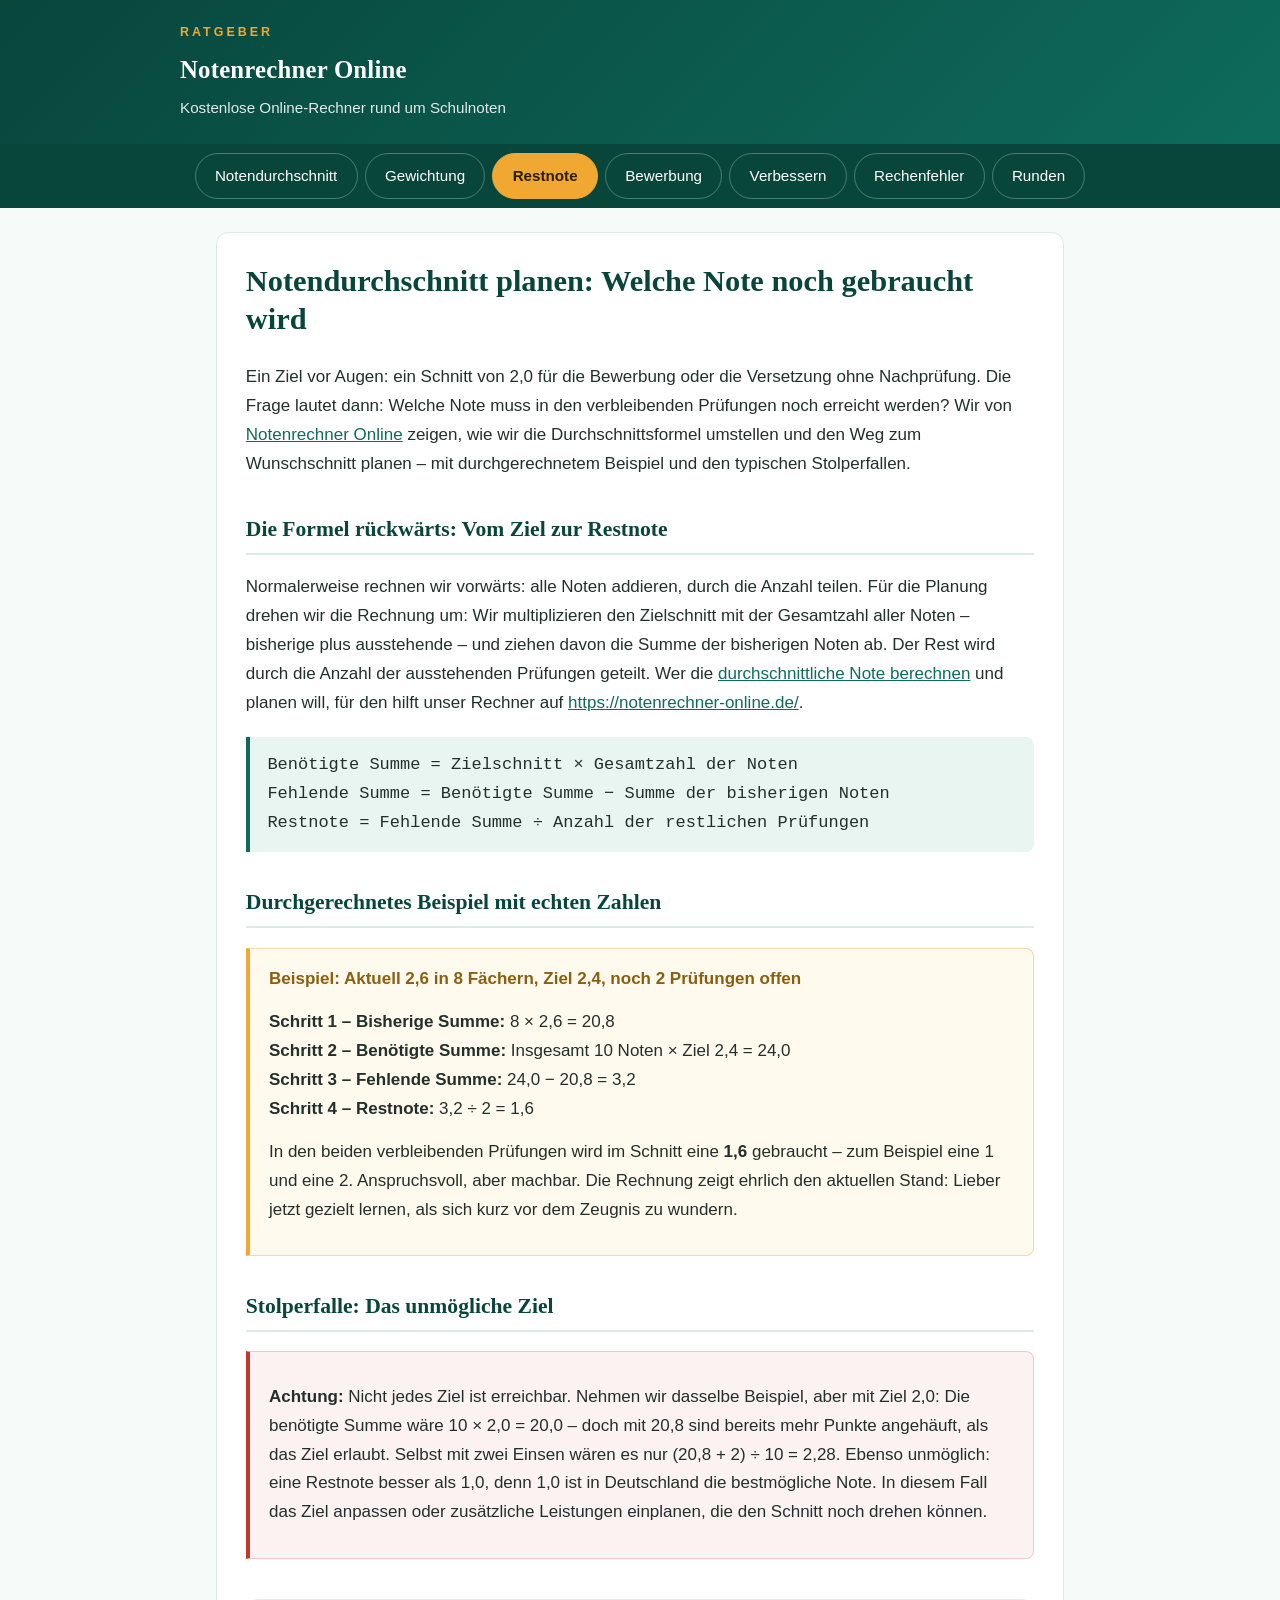
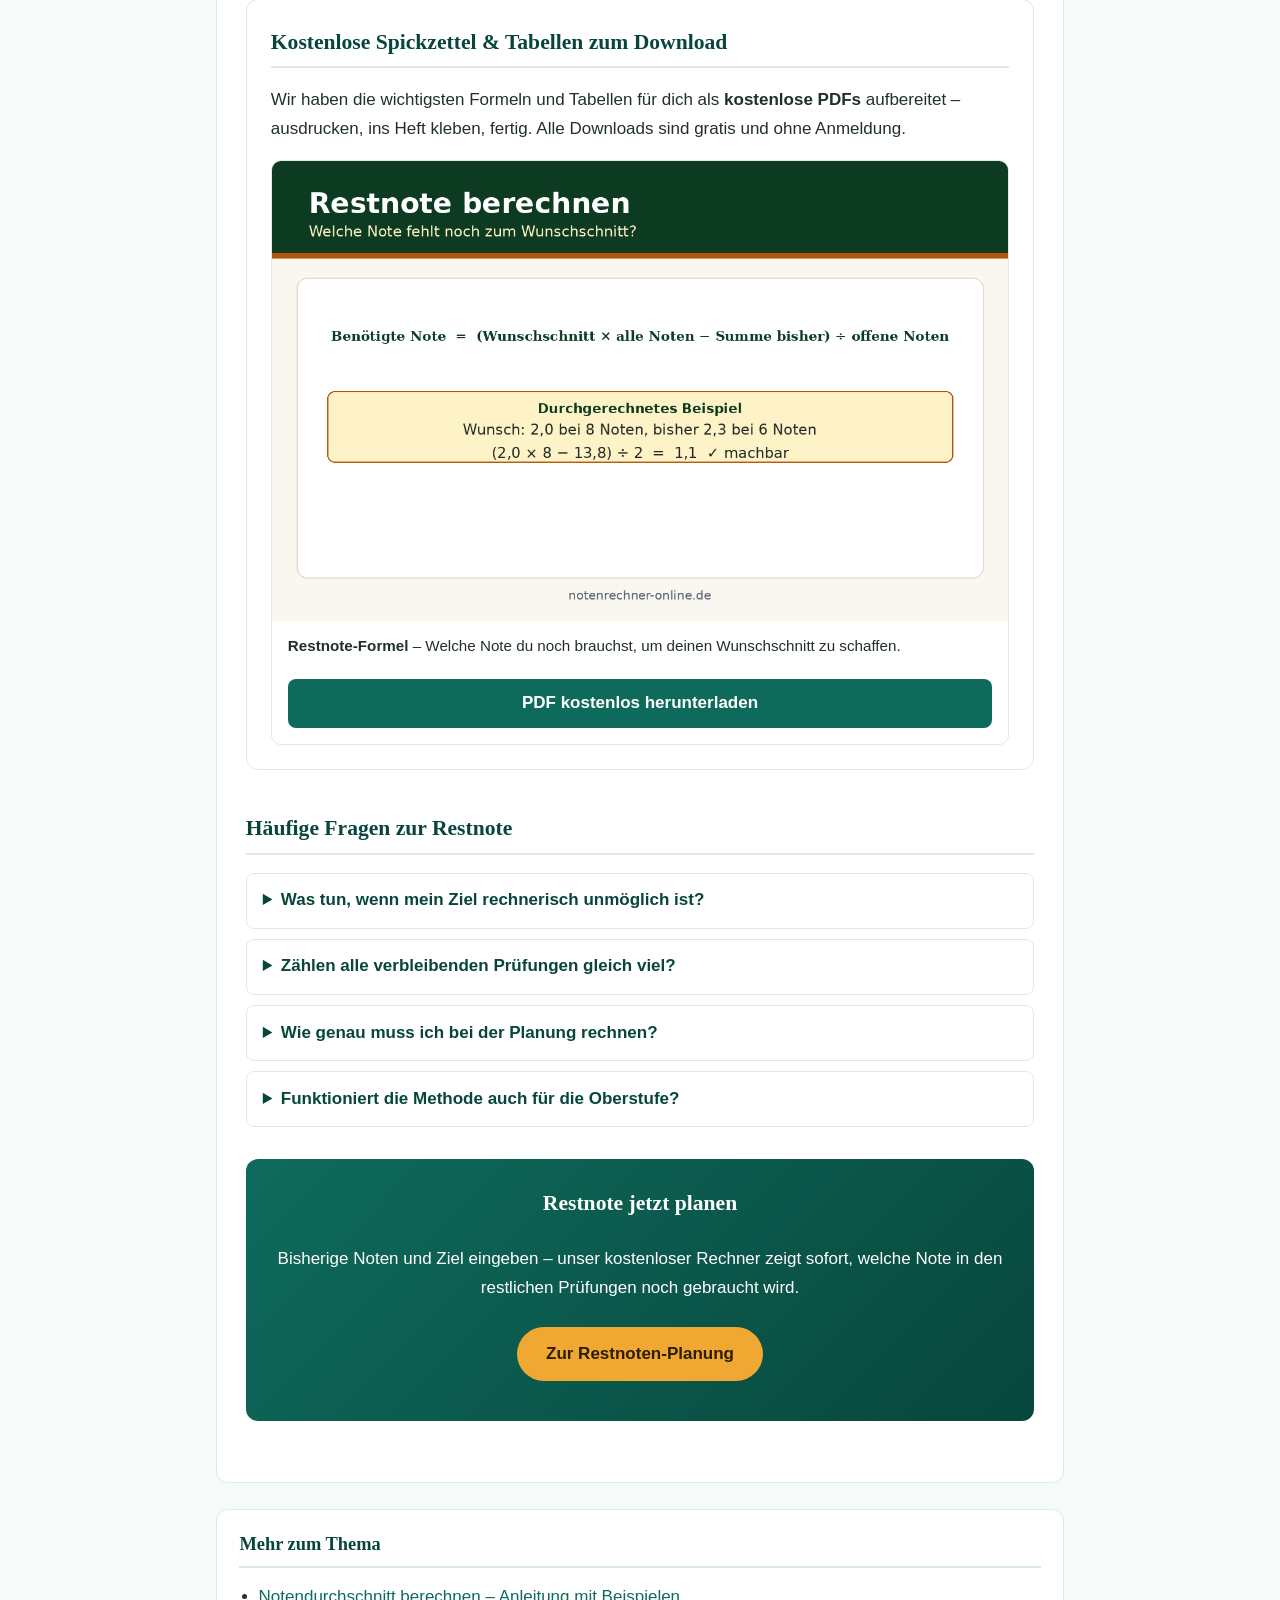
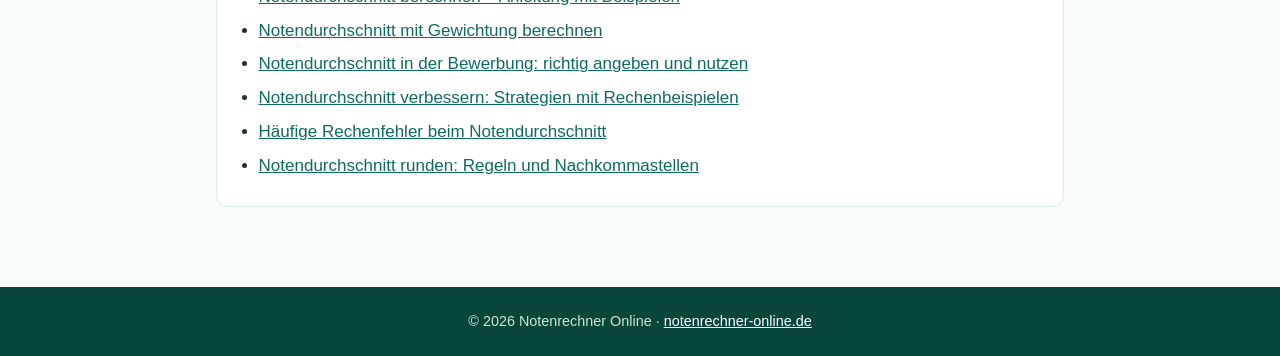
<file: restnote-berechnen.html>
<!DOCTYPE html>
<html lang="de">
<head>
<meta charset="UTF-8">
<meta name="viewport" content="width=device-width, initial-scale=1.0">
<title>Notendurchschnitt planen: Welche Note noch gebraucht wird</title>
<meta name="description" content="Notendurchschnitt rückwärts berechnen: Wir zeigen, welche Note in den restlichen Prüfungen noch gebraucht wird, um den Wunschschnitt zu erreichen.">
<link rel="stylesheet" href="style.css">
</head>
<body>
<header class="site">
<div class="wrap">
<div class="kicker">Ratgeber</div>
<div class="brand">Notenrechner Online</div>
<div class="tagline">Kostenlose Online-Rechner rund um Schulnoten</div>
</div>
</header>
<nav class="top">
<ul>
<li><a href="index.html">Notendurchschnitt</a></li>
<li><a href="gewichtung-notendurchschnitt.html">Gewichtung</a></li>
<li><a href="restnote-berechnen.html" class="active">Restnote</a></li>
<li><a href="notendurchschnitt-bewerbung.html">Bewerbung</a></li>
<li><a href="notendurchschnitt-verbessern.html">Verbessern</a></li>
<li><a href="rechenfehler-vermeiden.html">Rechenfehler</a></li>
<li><a href="notendurchschnitt-runden.html">Runden</a></li>
</ul>
</nav>
<main>
<article class="card">
<h1>Notendurchschnitt planen: Welche Note noch gebraucht wird</h1>
<p>Ein Ziel vor Augen: ein Schnitt von 2,0 für die Bewerbung oder die Versetzung ohne Nachprüfung. Die Frage lautet dann: Welche Note muss in den verbleibenden Prüfungen noch erreicht werden? Wir von <a href="https://notenrechner-online.de/">Notenrechner Online</a> zeigen, wie wir die Durchschnittsformel umstellen und den Weg zum Wunschschnitt planen – mit durchgerechnetem Beispiel und den typischen Stolperfallen.</p>

<h2>Die Formel rückwärts: Vom Ziel zur Restnote</h2>
<p>Normalerweise rechnen wir vorwärts: alle Noten addieren, durch die Anzahl teilen. Für die Planung drehen wir die Rechnung um: Wir multiplizieren den Zielschnitt mit der Gesamtzahl aller Noten – bisherige plus ausstehende – und ziehen davon die Summe der bisherigen Noten ab. Der Rest wird durch die Anzahl der ausstehenden Prüfungen geteilt. Wer die <a href="https://notenrechner-online.de/notendurchschnitt-berechnen/">durchschnittliche Note berechnen</a> und planen will, für den hilft unser Rechner auf <a href="https://notenrechner-online.de/">https://notenrechner-online.de/</a>.</p>
<div class="formula">Benötigte Summe = Zielschnitt × Gesamtzahl der Noten<br>
Fehlende Summe = Benötigte Summe − Summe der bisherigen Noten<br>
Restnote = Fehlende Summe ÷ Anzahl der restlichen Prüfungen</div>

<h2>Durchgerechnetes Beispiel mit echten Zahlen</h2>
<div class="example">
<strong class="t">Beispiel: Aktuell 2,6 in 8 Fächern, Ziel 2,4, noch 2 Prüfungen offen</strong>
<p><strong>Schritt 1 – Bisherige Summe:</strong> 8 × 2,6 = 20,8<br>
<strong>Schritt 2 – Benötigte Summe:</strong> Insgesamt 10 Noten × Ziel 2,4 = 24,0<br>
<strong>Schritt 3 – Fehlende Summe:</strong> 24,0 − 20,8 = 3,2<br>
<strong>Schritt 4 – Restnote:</strong> 3,2 ÷ 2 = 1,6</p>
<p>In den beiden verbleibenden Prüfungen wird im Schnitt eine <strong>1,6</strong> gebraucht – zum Beispiel eine 1 und eine 2. Anspruchsvoll, aber machbar. Die Rechnung zeigt ehrlich den aktuellen Stand: Lieber jetzt gezielt lernen, als sich kurz vor dem Zeugnis zu wundern.</p>
</div>

<h2>Stolperfalle: Das unmögliche Ziel</h2>
<div class="warn">
<p><strong>Achtung:</strong> Nicht jedes Ziel ist erreichbar. Nehmen wir dasselbe Beispiel, aber mit Ziel 2,0: Die benötigte Summe wäre 10 × 2,0 = 20,0 – doch mit 20,8 sind bereits mehr Punkte angehäuft, als das Ziel erlaubt. Selbst mit zwei Einsen wären es nur (20,8 + 2) ÷ 10 = 2,28. Ebenso unmöglich: eine Restnote besser als 1,0, denn 1,0 ist in Deutschland die bestmögliche Note. In diesem Fall das Ziel anpassen oder zusätzliche Leistungen einplanen, die den Schnitt noch drehen können.</p>
</div>

<section class="ressourcen" aria-label="Kostenlose Downloads">
<h2>Kostenlose Spickzettel &amp; Tabellen zum Download</h2>
<p>Wir haben die wichtigsten Formeln und Tabellen für dich als <strong>kostenlose PDFs</strong> aufbereitet – ausdrucken, ins Heft kleben, fertig. Alle Downloads sind gratis und ohne Anmeldung.</p>
<div class="resource-grid">
<figure class="resource">
<a href="assets/arbeitsblatt-notenschnitt-berechnen.pdf" download><img src="assets/restnote-berechnen-formel.png" alt="Formel zur Restnoten-Berechnung: benötigte Note aus Wunschschnitt, bisherigen Noten und offenen Prüfungen, mit Beispielrechnung" loading="lazy" width="1200" height="750"></a>
<figcaption><strong>Restnote-Formel</strong> – Welche Note du noch brauchst, um deinen Wunschschnitt zu schaffen.</figcaption>
<a class="download-btn" href="assets/arbeitsblatt-notenschnitt-berechnen.pdf" download>PDF kostenlos herunterladen</a>
</figure>
</div>
</section>

<h2>Häufige Fragen zur Restnote</h2>
<div class="faq">
<details>
<summary>Was tun, wenn mein Ziel rechnerisch unmöglich ist?</summary>
<div><p>Das Ziel an einen erreichbaren Wert anpassen – in unserem Beispiel ist 2,3 statt 2,0 oft schon realistisch. Alternativ hilft ein Gespräch mit der Lehrkraft über zusätzliche Leistungen wie Referate, die weitere Noten ins Spiel bringen.</p></div>
</details>
<details>
<summary>Zählen alle verbleibenden Prüfungen gleich viel?</summary>
<div><p>Nicht unbedingt. Wenn eine Prüfung doppelt gewichtet ist, zählt sie wie zwei einzelne Prüfungen. Dann mit der gewichteten Formel weiterrechnen, damit die Restnote stimmt.</p></div>
</details>
<details>
<summary>Wie genau muss ich bei der Planung rechnen?</summary>
<div><p>Eine Nachkommastelle reicht völlig – zum Beispiel Restnote 1,6. Lieber etwas pessimistisch rechnen und einen kleinen Puffer einplanen.</p></div>
</details>
<details>
<summary>Funktioniert die Methode auch für die Oberstufe?</summary>
<div><p>Ja, das Prinzip ist identisch – nur werden dort Punkte von 0 bis 15 statt Noten von 1 bis 6 verwendet. Auch dafür gibt es bei uns den passenden Rechner.</p></div>
</details>
</div>

<div class="cta">
<h2>Restnote jetzt planen</h2>
<p>Bisherige Noten und Ziel eingeben – unser kostenloser Rechner zeigt sofort, welche Note in den restlichen Prüfungen noch gebraucht wird.</p>
<p><a class="btn" href="https://notenrechner-online.de/notendurchschnitt-berechnen/">Zur Restnoten-Planung</a></p>
</div>
</article>

<section class="more">
<h2>Mehr zum Thema</h2>
<ul>
<li><a href="index.html">Notendurchschnitt berechnen – Anleitung mit Beispielen</a></li>
<li><a href="gewichtung-notendurchschnitt.html">Notendurchschnitt mit Gewichtung berechnen</a></li>
<li><a href="notendurchschnitt-bewerbung.html">Notendurchschnitt in der Bewerbung: richtig angeben und nutzen</a></li>
<li><a href="notendurchschnitt-verbessern.html">Notendurchschnitt verbessern: Strategien mit Rechenbeispielen</a></li>
<li><a href="rechenfehler-vermeiden.html">Häufige Rechenfehler beim Notendurchschnitt</a></li>
<li><a href="notendurchschnitt-runden.html">Notendurchschnitt runden: Regeln und Nachkommastellen</a></li>
</ul>
</section>
</main>
<footer class="site">
© 2026 Notenrechner Online · <a href="https://notenrechner-online.de/">notenrechner-online.de</a>
</footer>
</body>
</html>
</file>
<file: style.css>
/* Notenrechner Online – GitHub-Hub "Noten-Tipps". Emerald-Editorial-Identität. */
:root{
  --brand:#0e6b5c; --brand-dark:#08463c; --accent:#f0a832;
  --bg:#f6faf8; --card:#ffffff; --ink:#22302c; --muted:#5c6f68; --line:#dcebe4;
}
*{box-sizing:border-box}
html{scroll-behavior:smooth}
body{
  margin:0; background:var(--bg); color:var(--ink);
  font-family:-apple-system,BlinkMacSystemFont,"Segoe UI",Roboto,Helvetica,Arial,sans-serif;
  line-height:1.7; font-size:17px;
}

/* Kopf: linksbündig, Kicker in Kapitälchen */
header.site{
  background:linear-gradient(135deg,var(--brand-dark),var(--brand));
  color:#fff; padding:1.4rem 1.2rem; text-align:left;
}
header.site .wrap{max-width:920px;margin:0 auto}
header.site .kicker{
  font-size:.78rem; font-weight:700; letter-spacing:.24em; text-transform:uppercase;
  color:var(--accent); margin:0 0 .35rem;
}
header.site .brand{
  font-family:Georgia,"Times New Roman",serif; font-size:1.55rem; font-weight:700; letter-spacing:.2px;
}
header.site .tagline{font-size:.95rem; opacity:.88; margin-top:.25rem}

/* Pill-Navigation */
nav.top{background:var(--brand-dark); padding:.6rem 1rem}
nav.top ul{
  list-style:none; margin:0 auto; padding:0;
  display:flex; flex-wrap:wrap; gap:.45rem; justify-content:center; max-width:920px;
}
nav.top li{margin:0}
nav.top a{
  display:block; color:#fff; text-decoration:none;
  padding:.55rem 1.2rem; font-size:.95rem;
  border-radius:999px; border:1px solid rgba(255,255,255,.28);
}
nav.top a:hover{background:rgba(255,255,255,.14)}
nav.top a.active{background:var(--accent); color:#2b1d00; border-color:var(--accent); font-weight:700}

main{max-width:880px;margin:0 auto;padding:1.5rem 1rem 3rem}
article.card{background:var(--card);border:1px solid var(--line);border-radius:12px;padding:1.8rem;margin-bottom:1.6rem}

h1{
  font-family:Georgia,"Times New Roman",serif;
  font-size:1.9rem; line-height:1.25; color:var(--brand-dark); margin-top:0;
}
h2{
  font-family:Georgia,"Times New Roman",serif;
  font-size:1.35rem; color:var(--brand-dark); margin-top:2rem;
  border-bottom:2px solid var(--line); padding-bottom:.35rem;
}
h3{font-size:1.1rem;color:var(--brand);margin-top:1.4rem}
p{margin:.9rem 0}
a{color:var(--brand)}
a:hover{color:#8a5f10}

table{width:100%;border-collapse:collapse;margin:1.2rem 0;font-size:.95rem}
th,td{border:1px solid var(--line);padding:.6rem .8rem;text-align:left}
th{background:var(--brand);color:#fff}
tr:nth-child(even) td{background:#eef6f2}

.formula{
  background:#e9f5f0; border-left:4px solid var(--brand);
  padding:.9rem 1.1rem; margin:1.2rem 0;
  font-family:ui-monospace,SFMono-Regular,Menlo,Consolas,monospace;
  border-radius:0 8px 8px 0;
}
.example{
  background:#fff9ee; border:1px solid #f0d9a8; border-left:4px solid var(--accent);
  padding:1rem 1.2rem; margin:1.2rem 0; border-radius:0 8px 8px 0;
}
.example strong.t{display:block;color:#8a5f10;margin-bottom:.4rem}
.warn{
  background:#fdf2f2; border:1px solid #eec9c9; border-left:4px solid #c0392b;
  padding:1rem 1.2rem; margin:1.2rem 0; border-radius:0 8px 8px 0;
}
.keyfacts{
  background:#e9f5f0; border:1px solid #cde7da; border-left:4px solid var(--accent);
  padding:1rem 1.2rem; margin:1.4rem 0; border-radius:0 10px 10px 0;
}
.keyfacts strong.t{display:block;color:var(--brand-dark);margin-bottom:.4rem;font-size:1rem}
.keyfacts ul{margin:.4rem 0;padding-left:1.2rem}
.keyfacts li{margin:.3rem 0}

.cta{
  background:linear-gradient(135deg,var(--brand),var(--brand-dark));
  color:#fff; border-radius:12px; padding:1.6rem; text-align:center; margin:2rem 0;
}
.cta h2{color:#fff;border:none;margin-top:0}
.cta a.btn{
  display:inline-block; background:var(--accent); color:#2b1d00; font-weight:700;
  text-decoration:none; padding:.8rem 1.8rem; border-radius:999px; margin-top:.6rem;
}
.cta a.btn:hover{background:#f5b73c}
.cta a.alt{color:#d9ece4}

.faq details{border:1px solid var(--line);border-radius:8px;margin:.6rem 0;background:#fff}
.faq summary{cursor:pointer;padding:.8rem 1rem;font-weight:600;color:var(--brand-dark)}
.faq details div{padding:0 1rem 1rem}

.more{background:var(--card);border:1px solid var(--line);border-radius:12px;padding:1.2rem 1.4rem}
.more h2{font-size:1.15rem;margin-top:0}
.more ul{margin:.4rem 0;padding-left:1.2rem}
.more li{margin:.3rem 0}

footer.site{
  background:var(--brand-dark); color:#cde4da; text-align:center;
  padding:1.4rem 1rem; font-size:.9rem; margin-top:2rem;
}
footer.site a{color:#fff}

@media (max-width:640px){
  body{font-size:16px}
  h1{font-size:1.55rem}
  article.card{padding:1.2rem}
  header.site .brand{font-size:1.3rem}
  table{font-size:.85rem}
  th,td{padding:.45rem .55rem}
  nav.top a{padding:.5rem .95rem;font-size:.88rem}
}

/* Ressourcen / Downloads */
.ressourcen { margin: 2.5rem 0; padding: 1.5rem; background: var(--card, #ffffff); border: 1px solid var(--line, #e5ddcc); border-radius: 12px; }
.ressourcen h2 { margin-top: 0; }
.resource-grid { display: grid; grid-template-columns: repeat(auto-fit, minmax(260px, 1fr)); gap: 1.25rem; margin-top: 1rem; }
.resource { border: 1px solid var(--line, #e5ddcc); border-radius: 10px; overflow: hidden; background: #fff; display: flex; flex-direction: column; margin: 0; }
.resource img { width: 100%; height: auto; display: block; }
.resource figcaption { padding: .75rem 1rem; font-size: .95rem; color: var(--ink, #232a26); flex: 1; }
.download-btn { display: inline-block; margin: .5rem 1rem 1rem; padding: .65rem 1.1rem; background: var(--brand, #0e6b5c); color: #fff !important; border-radius: 8px; text-decoration: none; font-weight: 700; text-align: center; }
.download-btn:hover { background: var(--brand-dark, #08463c); color: #fff; }
</file>
